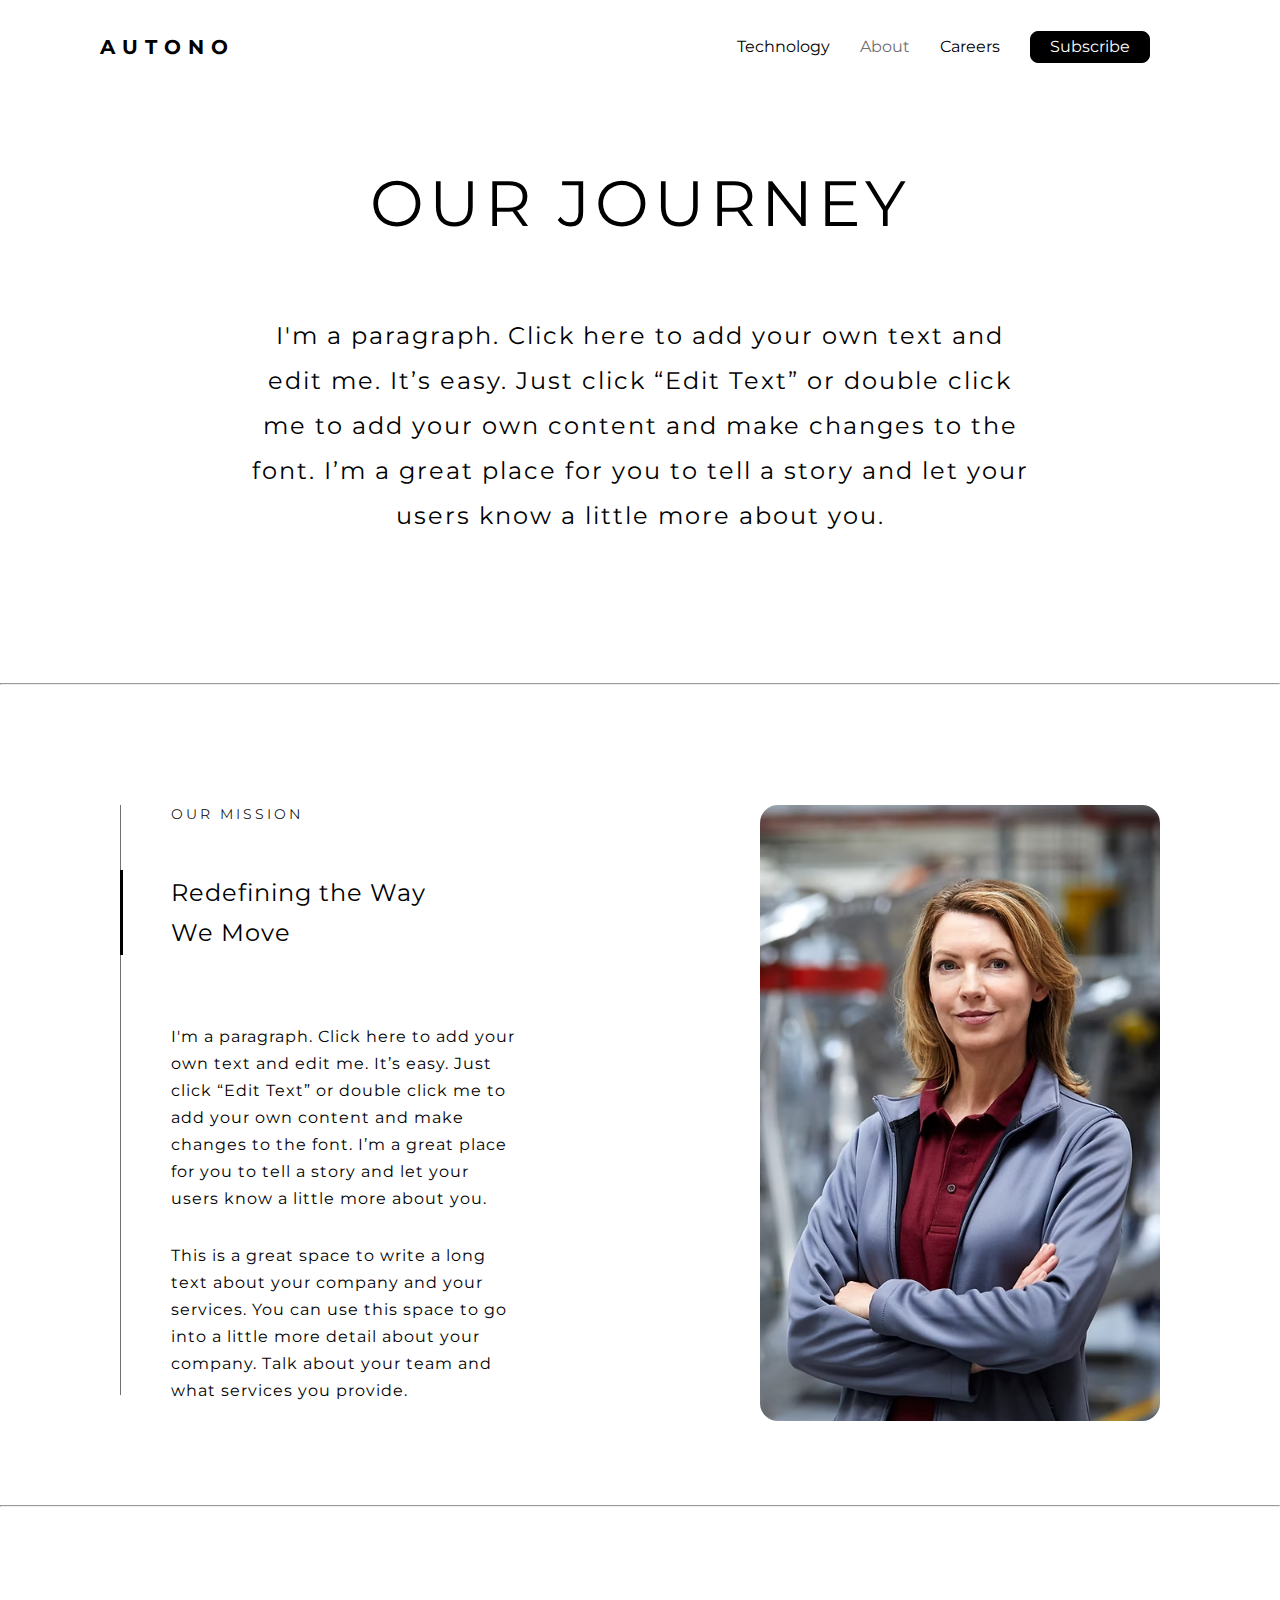
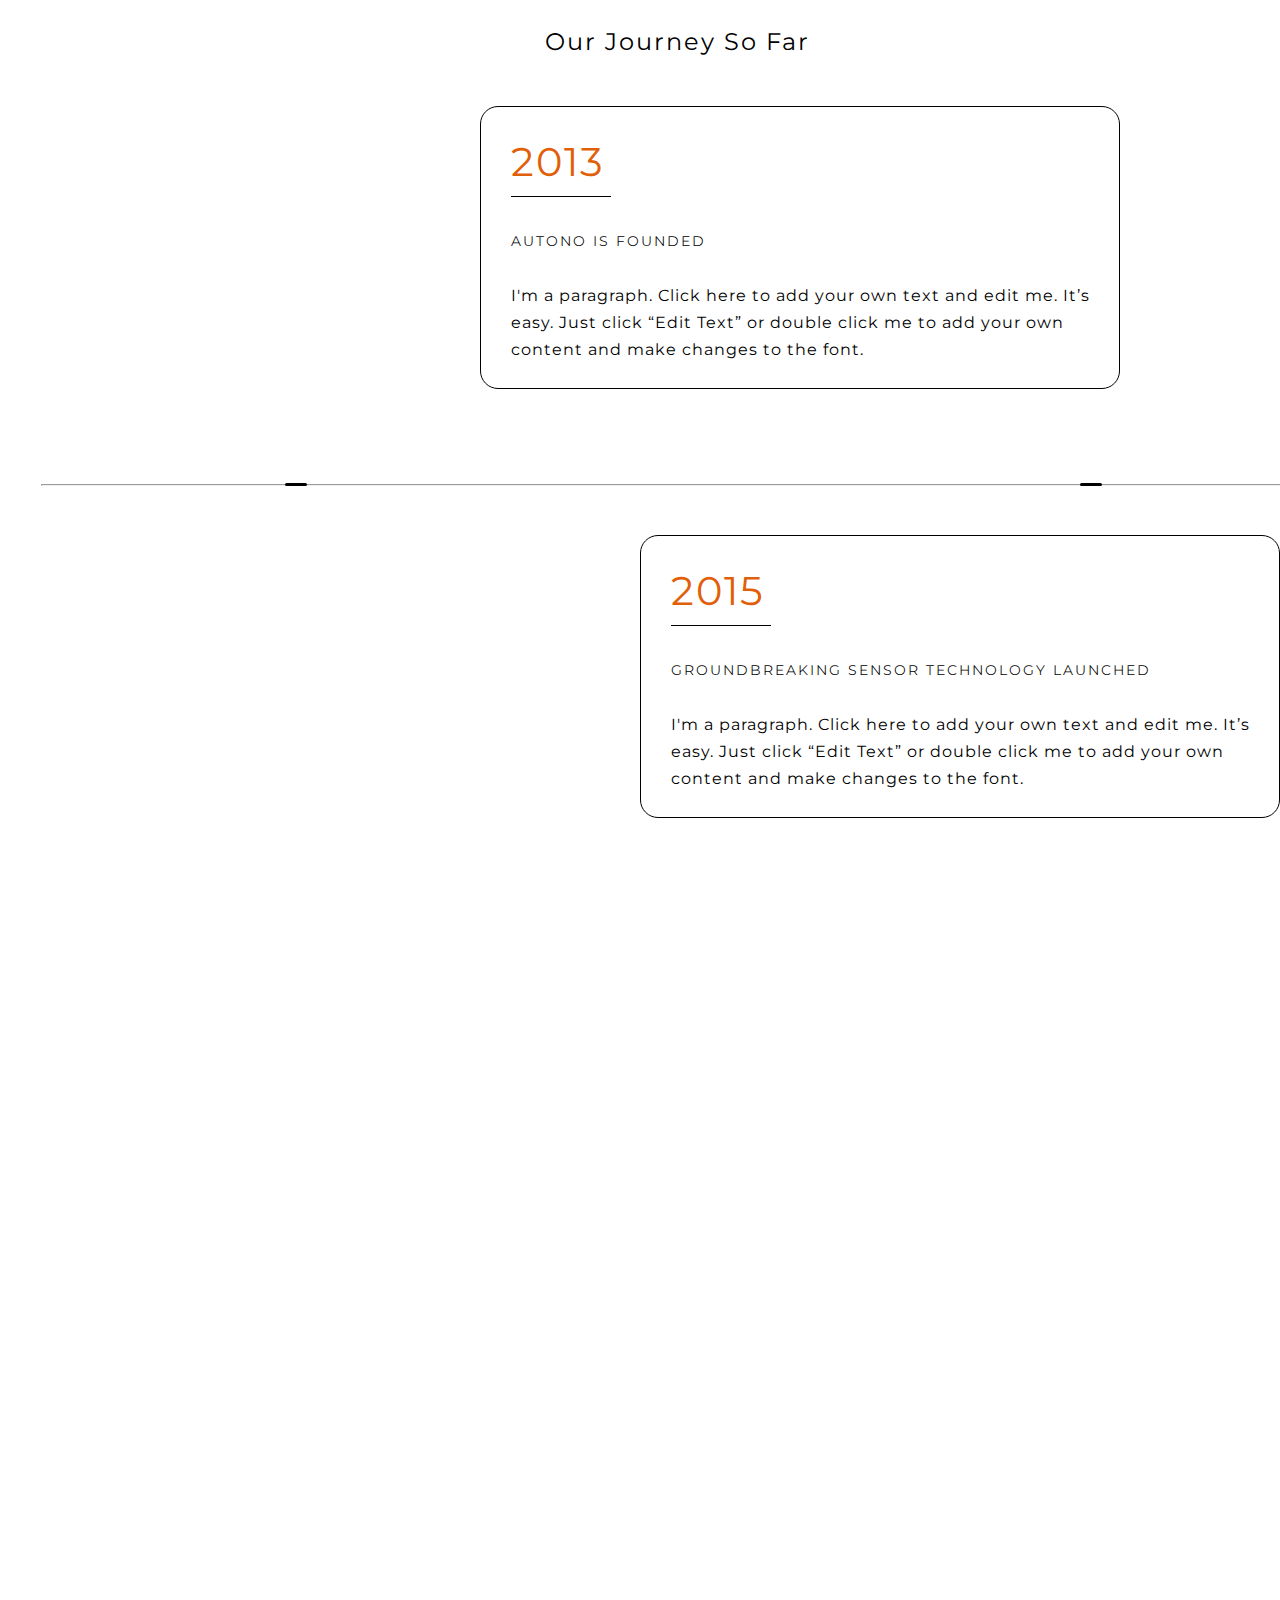
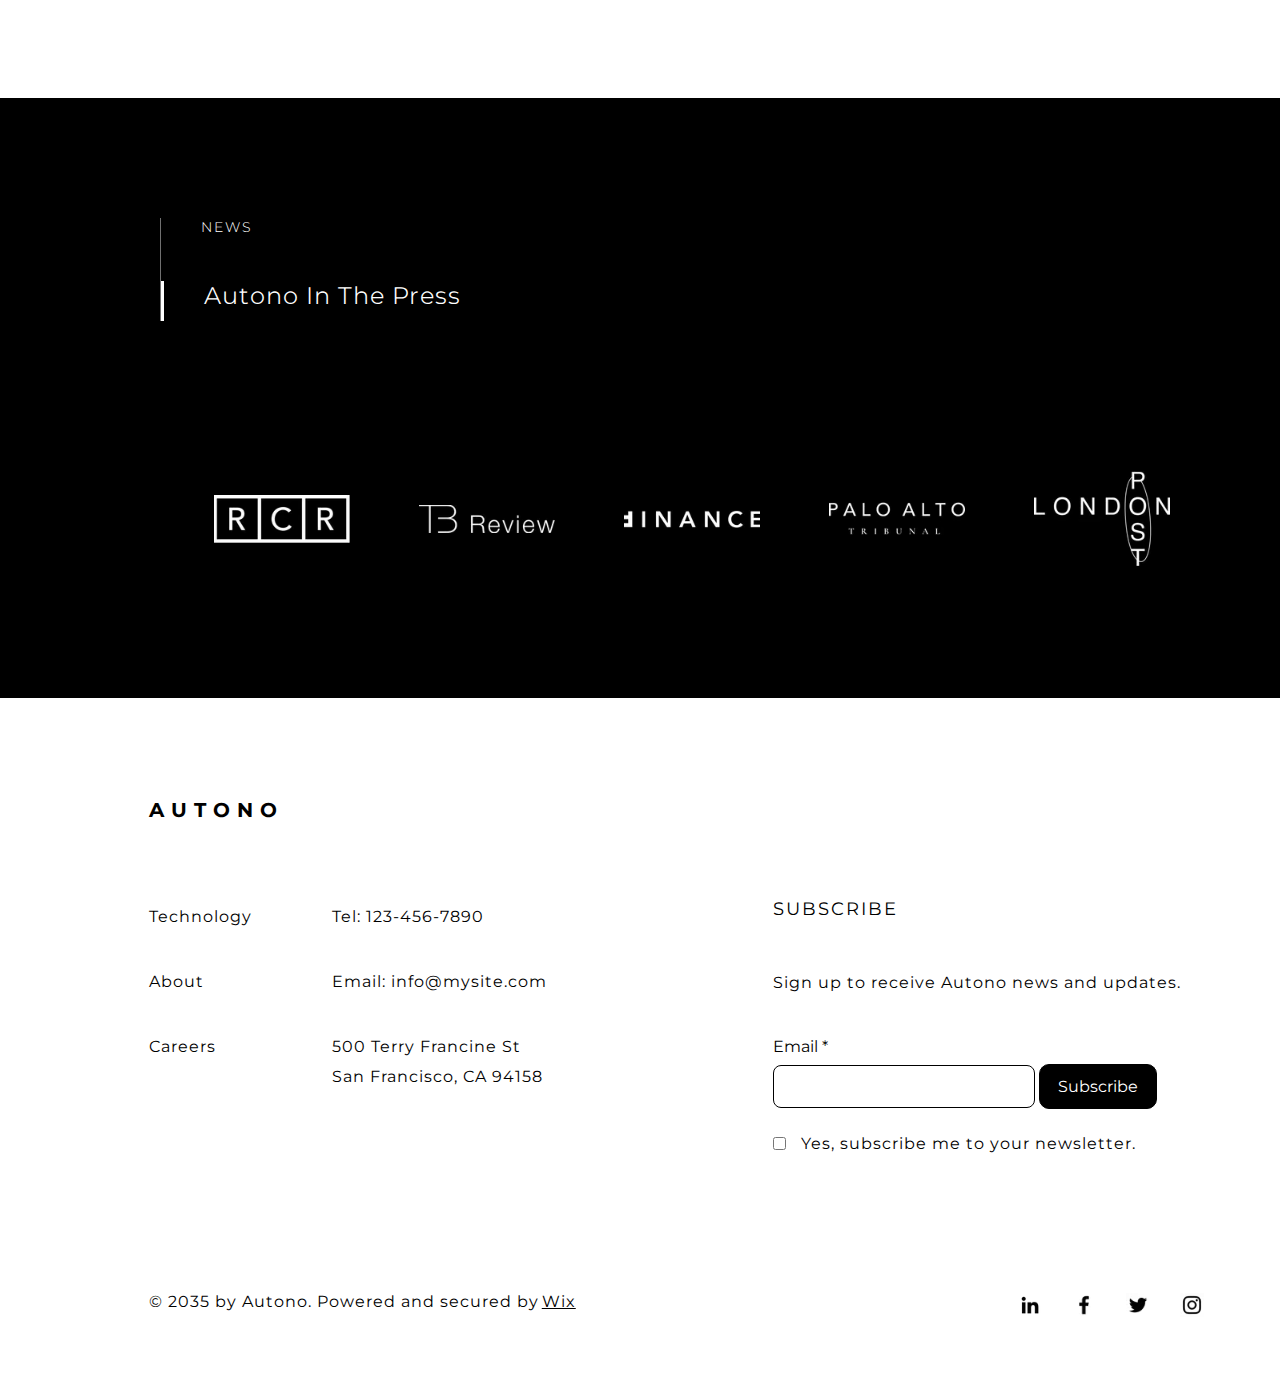
<file: About/about.html>
<!DOCTYPE html>
<html lang="en">
<head>
    <meta charset="UTF-8">
    <meta name="viewport" content="width=device-width, initial-scale=1.0">
    <link rel="icon" href="../indexImages/websiteIcon.png">
    <title>AUTONO</title>
    <link rel="stylesheet" href="https://cdnjs.cloudflare.com/ajax/libs/font-awesome/6.7.2/css/all.min.css" integrity="sha512-Evv84Mr4kqVGRNSgIGL/F/aIDqQb7xQ2vcrdIwxfjThSH8CSR7PBEakCr51Ck+w+/U6swU2Im1vVX0SVk9ABhg==" crossorigin="anonymous" referrerpolicy="no-referrer" />
    <link rel="stylesheet" href="../sameStyles/sameStyles.css">
    <link rel="stylesheet" href="./about.css">
    <link href="https://fonts.googleapis.com/css2?family=Azeret+Mono:ital,wght@0,100..900;1,100..900&family=Montserrat:ital,wght@0,100..900;1,100..900&family=Oswald:wght@200..700&family=Titan+One&display=swap" rel="stylesheet">
</head>
<body>
    <!-- Navigation -->
    <header id="scroll-back">
        <nav class="main-nav">
                <a href="../index.html"><h1>AUTONO</h1></a>
            <div class="nav-content">
                <ul>
                    <li> <a href="../Technology/Technology.html">Technology</a> </li>
                    <li> <a class="current-page" href="./about.html">About</a> </li>
                    <li> <a href="../Careers/Careers.html">Careers</a> </li>
                </ul>

                <button>Subscribe</button> 

                <a href=""><i class="fa-solid fa-bars"></i></a>
            </div>    
        </nav>

        <nav class="responsive_nav">
            <input type="checkbox" class="nav_click" id="nav_click">
            <div class="responsivenav_content">
                <ul>
                    <li><a href="../Technology/Technology.html">Technology</a></li>
                    <li><a href="../About/about.html">About</a></li>
                    <li><a href="../Careers/Careers.html">Carrers</a></li>
                </ul>
            </div>
        </nav>
    </header>
    <!-- Navigation -->

    <!-- welcome section -->
    <section class="section-welcome">
        <h2>OUR JOURNEY</h2>
        <p>I'm a paragraph. Click here to add your own text and edit me. It’s easy. Just click “Edit Text” or double click me to add your own content and make changes to the font. I’m a great place for you to tell a story and let your users know a little more about you.</p>
    </section>
    <!-- welcome section -->
    <hr>
    <!-- Section 1 -->
    <section class="section1">
        <article class="section1-left">
            <h4>OUR MISSION</h4>
            <div class="vertical-line"></div>
            <p>Redefining the Way We Move</p>
            <span>I'm a paragraph. Click here to add your own text and edit me. It’s easy. Just click “Edit Text” or double click me to add your own content and make changes to the font. I’m a great place for you to tell a story and let your users know a little more about you.​</span>
            <span>This is a great space to write a long text about your company and your services. You can use this space to go into a little more detail about your company. Talk about your team and what services you provide. </span>
        </article>

        <img class="section1-right" src="./images/Section 2 image.avif" alt="Women Image">
    </section>
    <!-- Section 1 -->
    <hr class="remove-mobile">
    <!-- Section 2 -->
    <section class="section2">
        <h3>Our Journey So Far</h3>
        <article class="article-box">
            <h4>2013</h4>
            <span>AUTONO IS FOUNDED</span>
            <p>I'm a paragraph. Click here to add your own text and edit me. It’s easy. Just click “Edit Text” or double click me to add your own content and make changes to the font. </p>
        </article>
        
        <div class="horizontal-rule">
            <svg xmlns="http://www.w3.org/2000/svg" viewBox="0 0 320 512"><!--!Font Awesome Free 6.7.2 by @fontawesome - https://fontawesome.com License - https://fontawesome.com/license/free Copyright 2024 Fonticons, Inc.--><path d="M9.4 233.4c-12.5 12.5-12.5 32.8 0 45.3l192 192c12.5 12.5 32.8 12.5 45.3 0s12.5-32.8 0-45.3L77.3 256 246.6 86.6c12.5-12.5 12.5-32.8 0-45.3s-32.8-12.5-45.3 0l-192 192z"/></svg>
            <div id="rule1" class="smallh-rule"></div>
            <hr>
            <div id="rule2" class="smallh-rule"></div>
            <svg xmlns="http://www.w3.org/2000/svg" viewBox="0 0 320 512"><!--!Font Awesome Free 6.7.2 by @fontawesome - https://fontawesome.com License - https://fontawesome.com/license/free Copyright 2024 Fonticons, Inc.--><path d="M310.6 233.4c12.5 12.5 12.5 32.8 0 45.3l-192 192c-12.5 12.5-32.8 12.5-45.3 0s-12.5-32.8 0-45.3L242.7 256 73.4 86.6c-12.5-12.5-12.5-32.8 0-45.3s32.8-12.5 45.3 0l192 192z"/></svg>
        </div>

        <article id="article-box2" class="article-box">
            <h4>2015</h4>
            <span>GROUNDBREAKING SENSOR TECHNOLOGY LAUNCHED</span>
            <p>I'm a paragraph. Click here to add your own text and edit me. It’s easy. Just click “Edit Text” or double click me to add your own content and make changes to the font. </p>
        </article>
    </section>
    <!-- Section 2 -->

    <div class="background-image"></div>   <!-- Background-Fixed-Image -->

    <!-- Section 3  -->
    <section class="section3">
        <article> 
            <h4>NEWS</h4>
            <span>Autono In The Press</span>
        </article>
        <div class="section3-logos">
            <img src="./images/1stlogo.avif" alt="Logo1" width="136px">
            <img src="./images/2ndlogo.avif" alt="Logo2" width="136px">
            <img src="./images/3rdlogo.avif" alt="Logo3" width="136px">
            <img src="./images/4thlogo.avif" alt="Logo4" width="136px">
            <img src="./images/5thlogo.avif" alt="Logo5" width="136px">
        </div>
   </section>
   <!-- Section 3 -->
    <!-- Footer -->
    <footer>
        <div class="footer-left">
            <a href="../index.html"><h3>AUTONO</h3></a>
            <div class="footer-content">
                <div class="footer-links">
                    <a href="../Technology/Technology.html"><p>Technology</p></a>
        
                    <a href="#scroll-back"><p>About</p></a>

                    <a href="../Careers/Careers.html"><p>Careers</p></a>

                </div>

                <div class="footer-contact">
                    <span>Tel: 123-456-7890</span>
                    <span>Email: info@mysite.com</span>
                    <span>500 Terry Francine St San Francisco, CA 94158</span>
                </div>
            </div>
            <p class="copy-rights"> © 2035 by Autono. Powered and secured by<a target="_blank" href="https://www.wix.com/?utm_campaign=vir_created_with">Wix</a></p>
        </div>


        <div class="footer-right">
            <span>SUBSCRIBE</span>
            <p>Sign up to receive Autono news and updates.</p>
            <form action="Subscribe">
                <label class="label-email" for="Email">Email *</label>
                <br>
                <input type="email" name="Email" id="Email" required>
                <button type="submit">Subscribe</button>
                <br>
                <div class="check-box">
                    <input type="checkbox" name="Yes" id="YesChekbox" required>
                    <p><label for="YesChekbox" class="chekbox-label"> Yes, subscribe me to your newsletter.</label></p>
                </div>
                <div class="social">
                    <a href="https://www.linkedin.com/company/wix-com" target="_blank">
                        <img width="24px" height="24px" src="../indexImages/svg1.png" alt="LinkedIn">
                    </a>
                    <a href="https://www.facebook.com/wix" target="_blank">
                        <img width="24px" height="24px" src="../indexImages/svg2.avif" alt="Facebook">
                    </a>
                    <a href="https://twitter.com/x/migrate?tok=7b2265223a222f776978222c2274223a313733343132313236337d1f54d8211579226ee2d7d5758e8d041d" target="_blank">
                        <img width="24px" height="24px" src="../indexImages/svg3.avif" alt="X">
                    </a>
                    <a href="https://www.instagram.com/wix/" target="_blank">
                        <img width="24px" height="24px" src="../indexImages/svg4.avif" alt="Instagram">
                    </a>
                </div>
            </form>
        </div>
    </footer>
    <!-- Footer -->
</body>
</html>
</file>
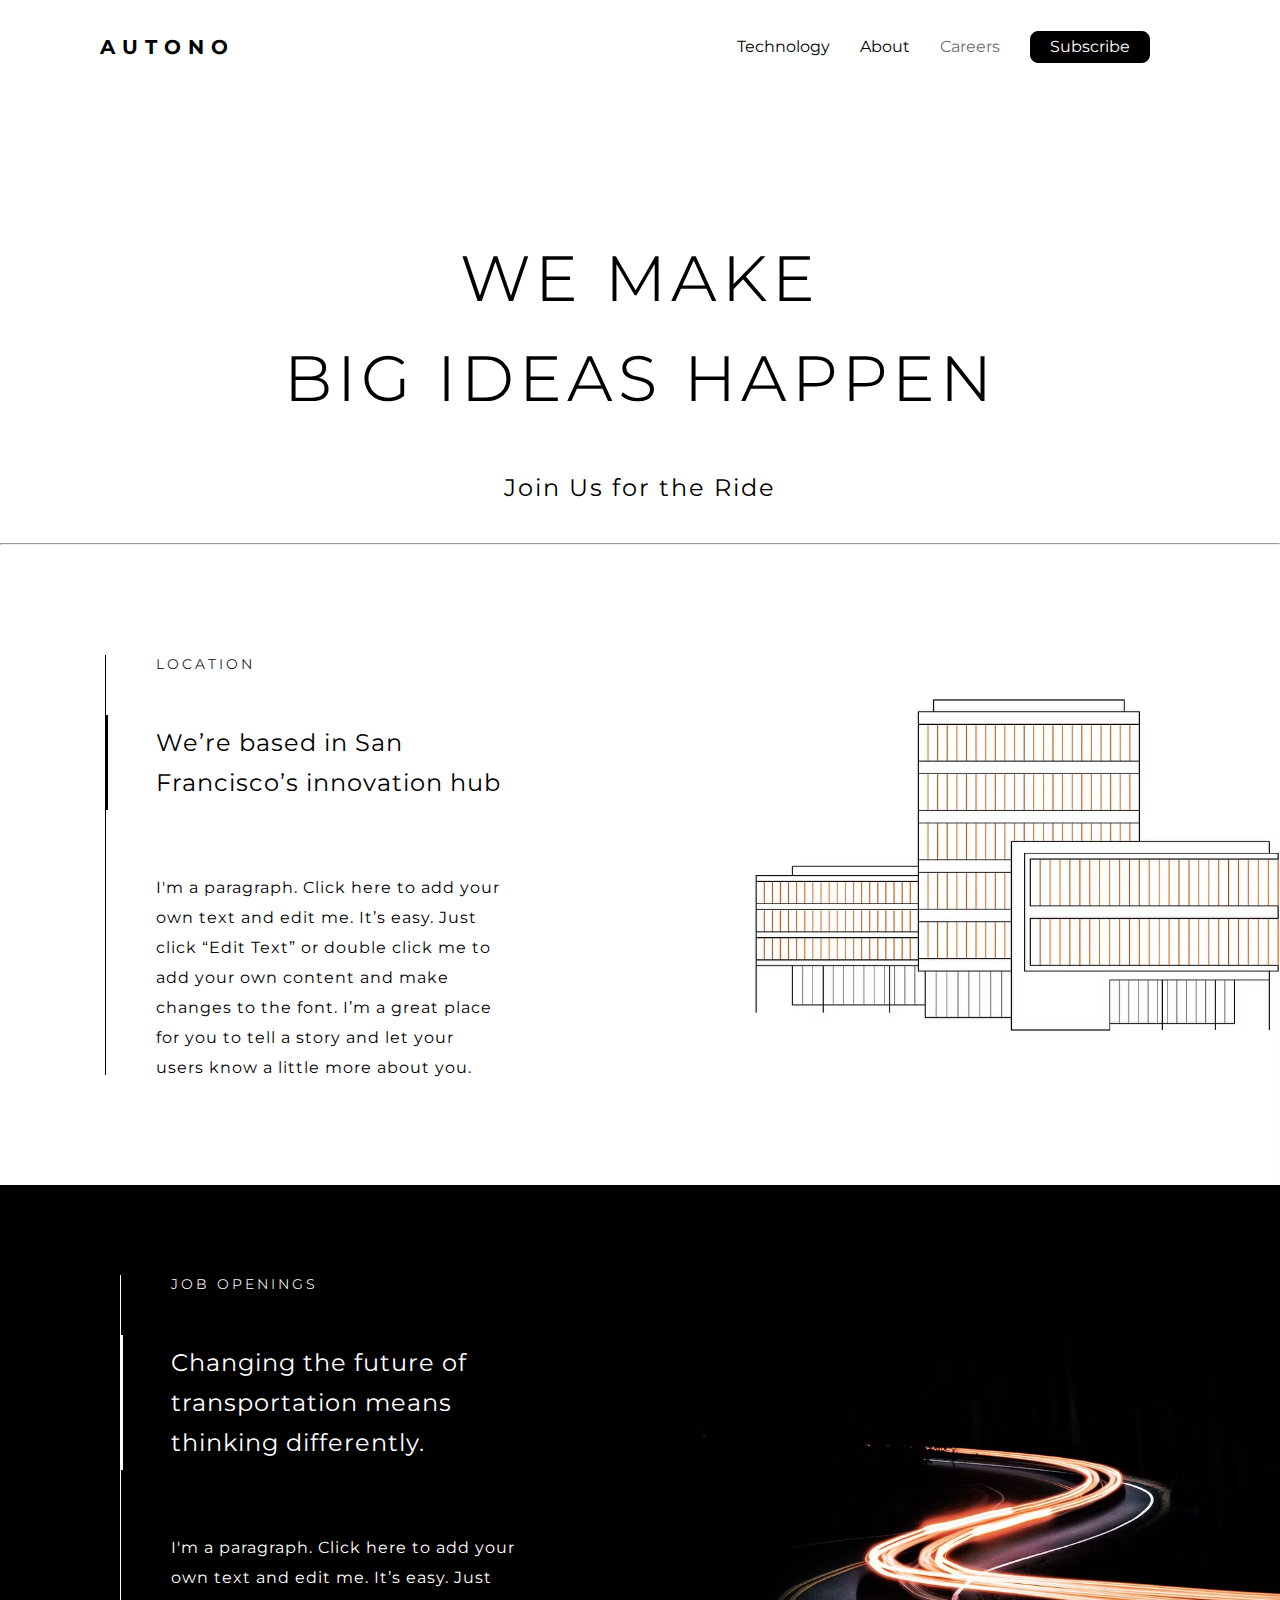
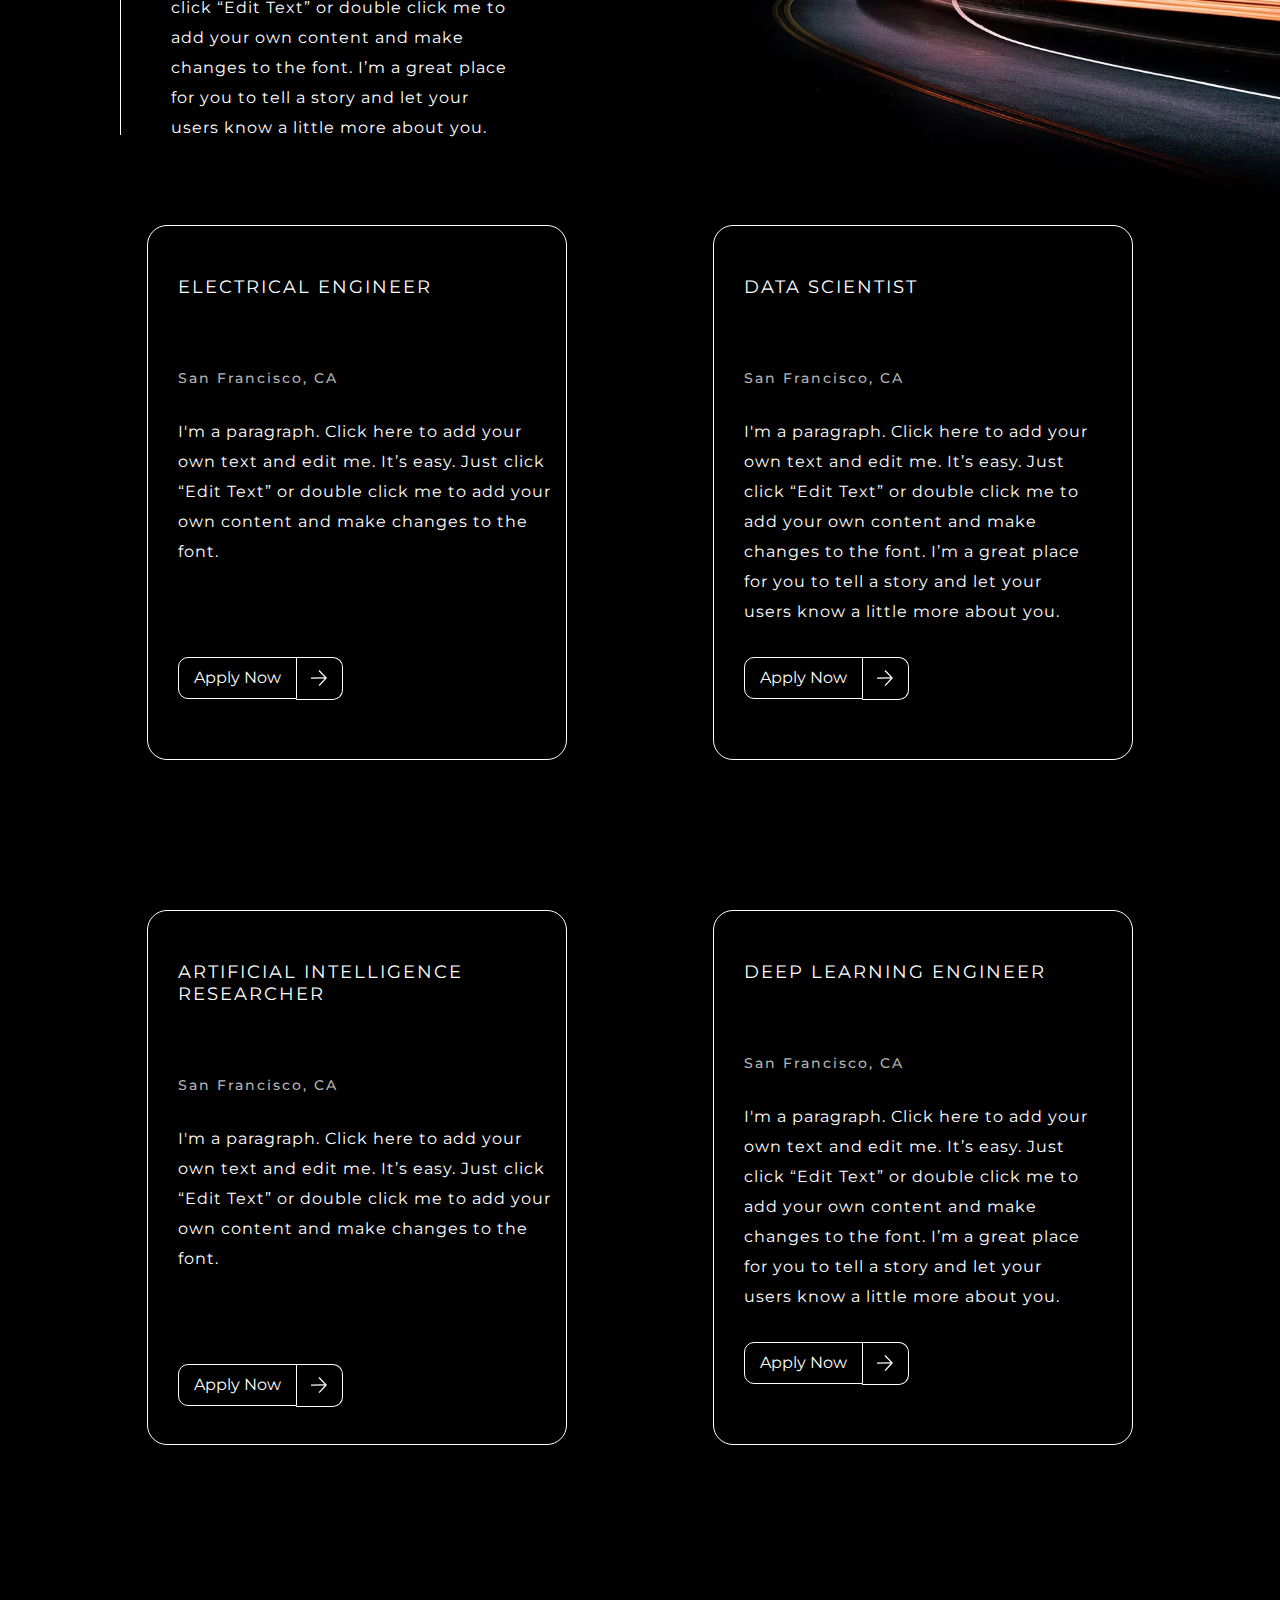
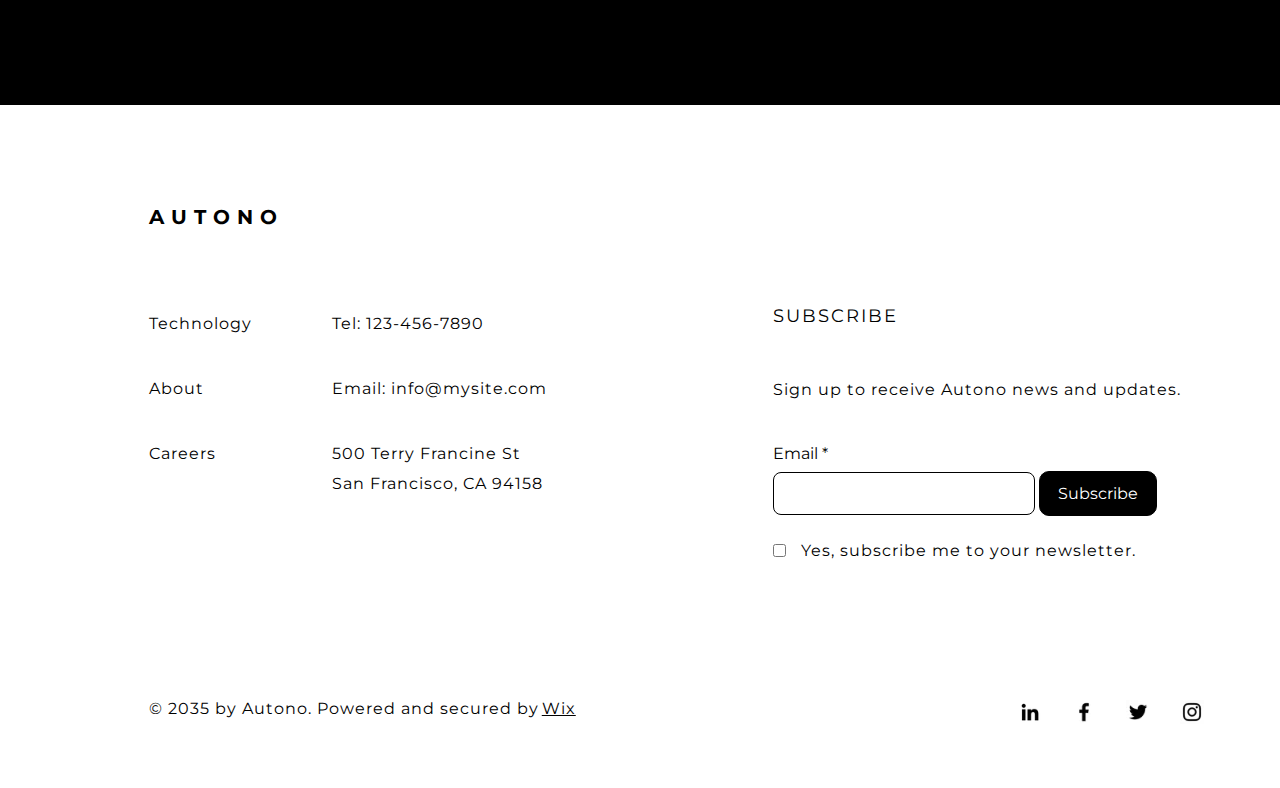
<file: Careers/Careers.html>
<!DOCTYPE html>
<html lang="en">
<head>
    <meta charset="UTF-8">
    <meta name="viewport" content="width=device-width, initial-scale=1.0">
    <link rel="icon" href="../indexImages/websiteIcon.png">
    <title>AUTONO</title>
    <link rel="stylesheet" href="https://cdnjs.cloudflare.com/ajax/libs/font-awesome/6.7.2/css/all.min.css" integrity="sha512-Evv84Mr4kqVGRNSgIGL/F/aIDqQb7xQ2vcrdIwxfjThSH8CSR7PBEakCr51Ck+w+/U6swU2Im1vVX0SVk9ABhg==" crossorigin="anonymous" referrerpolicy="no-referrer" />
    <link rel="stylesheet" href="../sameStyles/sameStyles.css">
    <link rel="stylesheet" href="./Careers.css">
    <link href="https://fonts.googleapis.com/css2?family=Azeret+Mono:ital,wght@0,100..900;1,100..900&family=Montserrat:ital,wght@0,100..900;1,100..900&family=Oswald:wght@200..700&family=Titan+One&display=swap" rel="stylesheet">
</head>
<body>
    <!-- Navigation -->
    <header id="scroll-back">
        <nav class="main-nav">
                <a href="../index.html"><h1>AUTONO</h1></a>
            <div class="nav-content">
                <ul>
                    <li> <a href="../Technology/Technology.html">Technology</a> </li>
                    <li> <a href="../About/about.html">About</a> </li>
                    <li> <a class="current-page" href="../Careers/Careers.html">Careers</a> </li>
                </ul>

                <button>Subscribe</button> 

                <a href=""><i class="fa-solid fa-bars"></i></a>
            </div>    
        </nav>

        <nav class="responsive_nav">
            <input type="checkbox" class="nav_click" id="nav_click">
            <div class="responsivenav_content">
                <ul>
                    <li><a href="../Technology/Technology.html">Technology</a></li>
                    <li><a href="../About/about.html">About</a></li>
                    <li><a href="../Careers/Careers.html">Carrers</a></li>
                </ul>
            </div>
        </nav>
    </header>
    <!-- Navigation -->

    <!-- Section Welcome -->
    <section class="section-welcome">
        <h2>WE MAKE 
            <br>
            BIG IDEAS HAPPEN 
        </h2>
        <p>Join Us for the Ride</p>
    </section>
    <!-- Section Welcome -->
    <hr>
    <!-- Section 1  -->
    <section class="section1">
        <div class="article-area">
            <article class="section1-article">
                <h4>LOCATION</h4>
                <p>We’re based in San Francisco’s innovation hub</p>
                <div class="black-line"></div>
                <span>I'm a paragraph. Click here to add your own text and edit me. It’s easy. Just click “Edit Text” or double click me to add your own content and make changes to the font. I’m a great place for you to tell a story and let your users know a little more about you.</span>
            </article>
        </div>
            <img class="section1-image" src="./images/section1image.avif" alt="Building image" height="760px" width="760px">
    </section>
    <!-- Section 1  -->

    <!-- Section 2  -->
    <section class="section2">
        <div class="article-area">
            <article class="section2-article">
                <h4>JOB OPENINGS</h4>
                <p>Changing the future of transportation means thinking differently.</p>
                <div class="white-line"></div>
                <span>I'm a paragraph. Click here to add your own text and edit me. It’s easy. Just click “Edit Text” or double click me to add your own content and make changes to the font. I’m a great place for you to tell a story and let your users know a little more about you.</span>
            </article>
        </div>
        <img class="section2-image" src="./images/Section2image.avif" alt="neon-road">
    </section>
    <!-- Section 2  -->
     
    <!-- Section 3  -->
    <section class="section3">
        <div class="section3-top">
            <article class="article-border">
                <h4>ELECTRICAL ENGINEER</h4>
                <span>San Francisco, CA</span>
                <p class="left-p">I'm a paragraph. Click here to add your own text and edit me. It’s easy. Just click “Edit Text” or double click me to add your own content and make changes to the font.</p>
                <div class="white-button button-left">
                    <a href="../INpages/EEnginer.html">
                        <button class="">Apply Now</button>
                    </a>
                    <div class="white-button-svg"><svg preserveAspectRatio="xMidYMid meet" data-bbox="19.117 18.918 161.766 162.164" viewBox="19.117 18.918 161.766 162.164" height="16px" width="16px" xmlns="http://www.w3.org/2000/svg" data-type="shape" role="presentation" aria-hidden="true">
                        <g>
                            <path d="M104.133 18.918l-9.431 8.947 61.913 65.269-137.498.938.089 13 138.096-.942-61.338 66.11 9.529 8.842 75.39-81.254-76.75-80.91z"></path>
                        </g>
                    </svg></div>
            </article>

            <article class="article-border">
                <h4>DATA SCIENTIST</h4>
                <span>San Francisco, CA</span>
                <p class="right-p">I'm a paragraph. Click here to add your own text and edit me. It’s easy. Just click “Edit Text” or double click me to add your own content and make changes to the font. I’m a great place for you to tell a story and let your users know a little more about you.</p>
                
                <div class="white-button button-right">
                    <a href="../INpages/Scientist.html">
                        <button class="">Apply Now</button>
                    </a>
                    <div class="white-button-svg">
                        <svg preserveAspectRatio="xMidYMid meet" data-bbox="19.117 18.918 161.766 162.164" viewBox="19.117 18.918 161.766 162.164" height="16px" width="16px" xmlns="http://www.w3.org/2000/svg" data-type="shape" role="presentation" aria-hidden="true">
                            <g>
                                <path d="M104.133 18.918l-9.431 8.947 61.913 65.269-137.498.938.089 13 138.096-.942-61.338 66.11 9.529 8.842 75.39-81.254-76.75-80.91z"></path>
                            </g>
                        </svg>
                </div>
            </article>
        </div>
    
    <div class="section3-bottom">
        <article class="article-border">
            <h4>ARTIFICIAL INTELLIGENCE RESEARCHER</h4>
            <span>San Francisco, CA</span>
            <p class="left-p">I'm a paragraph. Click here to add your own text and edit me. It’s easy. Just click “Edit Text” or double click me to add your own content and make changes to the font.</p>
            <div class="white-button button-left">
                <a href="../INpages/Researcher.html">
                    <button class="">Apply Now</button>
                </a>
                <div class="white-button-svg"><svg preserveAspectRatio="xMidYMid meet" data-bbox="19.117 18.918 161.766 162.164" viewBox="19.117 18.918 161.766 162.164" height="16px" width="16px" xmlns="http://www.w3.org/2000/svg" data-type="shape" role="presentation" aria-hidden="true">
                    <g>
                        <path d="M104.133 18.918l-9.431 8.947 61.913 65.269-137.498.938.089 13 138.096-.942-61.338 66.11 9.529 8.842 75.39-81.254-76.75-80.91z"></path>
                    </g>
                </svg></div>
        </article>

        <article class="article-border">
            <h4>DEEP LEARNING ENGINEER</h4>
            <span>San Francisco, CA</span>
            <p class="right-p">I'm a paragraph. Click here to add your own text and edit me. It’s easy. Just click “Edit Text” or double click me to add your own content and make changes to the font. I’m a great place for you to tell a story and let your users know a little more about you.</p>
            <div class="white-button button-right">
                <a href="../INpages/DLearning.html">
                    <button class="">Apply Now</button>
                </a>
                <div class="white-button-svg"><svg preserveAspectRatio="xMidYMid meet" data-bbox="19.117 18.918 161.766 162.164" viewBox="19.117 18.918 161.766 162.164" height="16px" width="16px" xmlns="http://www.w3.org/2000/svg" data-type="shape" role="presentation" aria-hidden="true">
                    <g>
                        <path d="M104.133 18.918l-9.431 8.947 61.913 65.269-137.498.938.089 13 138.096-.942-61.338 66.11 9.529 8.842 75.39-81.254-76.75-80.91z"></path>
                    </g>
                </svg></div>
        </article>
    </div>
    </section>
    <!-- Section 3  -->

    <!-- Footer -->
    <footer>
        <div class="footer-left">
            <a href="../index.html"><h3>AUTONO</h3></a>
            <div class="footer-content">
                <div class="footer-links">
                    <a href="../Technology/Technology.html"><p>Technology</p></a>
        
                    <a href="../About/about.html"><p>About</p></a>

                    <a href="#scroll-back"><p>Careers</p></a>
                </div>

                <div class="footer-contact">
                    <span>Tel: 123-456-7890</span>
                    <span>Email: info@mysite.com</span>
                    <span>500 Terry Francine St San Francisco, CA 94158</span>
                </div>
            </div>
            <p class="copy-rights"> © 2035 by Autono. Powered and secured by<a target="_blank" href="https://www.wix.com/?utm_campaign=vir_created_with">Wix</a></p>
        </div>


        <div class="footer-right">
            <span>SUBSCRIBE</span>
            <p>Sign up to receive Autono news and updates.</p>
            <form action="Subscribe">
                <label class="label-email" for="Email">Email *</label>
                <br>
                <input type="email" name="Email" id="Email" required>
                <button type="submit">Subscribe</button>
                <br>
                <div class="check-box">
                    <input type="checkbox" name="Yes" id="YesChekbox" required>
                    <p><label for="YesChekbox" class="chekbox-label"> Yes, subscribe me to your newsletter.</label></p>
                </div>
                <div class="social">
                    <a href="https://www.linkedin.com/company/wix-com" target="_blank">
                        <img width="24px" height="24px" src="../indexImages/svg1.png" alt="LinkedIn">
                    </a>
                    <a href="https://www.facebook.com/wix" target="_blank">
                        <img width="24px" height="24px" src="../indexImages/svg2.avif" alt="Facebook">
                    </a>
                    <a href="https://twitter.com/x/migrate?tok=7b2265223a222f776978222c2274223a313733343132313236337d1f54d8211579226ee2d7d5758e8d041d" target="_blank">
                        <img width="24px" height="24px" src="../indexImages/svg3.avif" alt="X">
                    </a>
                    <a href="https://www.instagram.com/wix/" target="_blank">
                        <img width="24px" height="24px" src="../indexImages/svg4.avif" alt="Instagram">
                    </a>
                </div>
            </form>
        </div>
    </footer>
    <!-- Footer -->
</body>
</html>
</file>
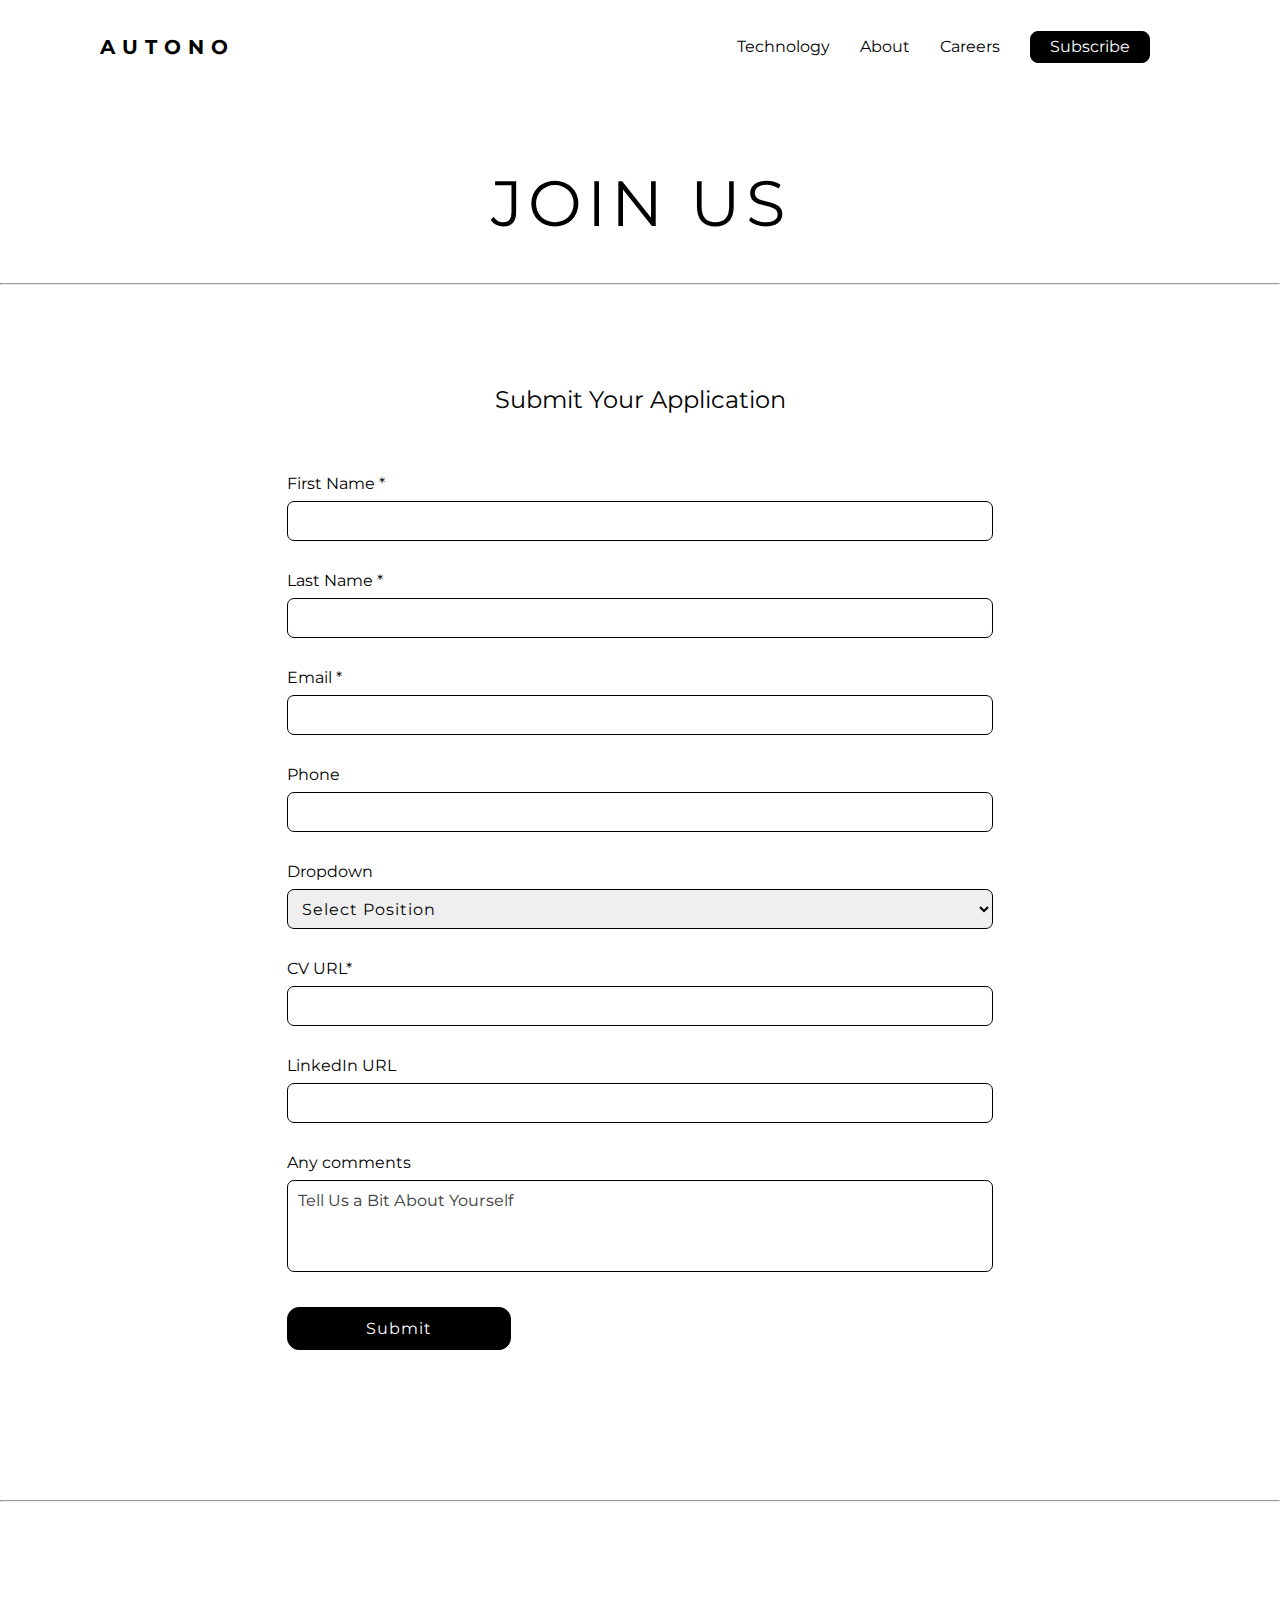
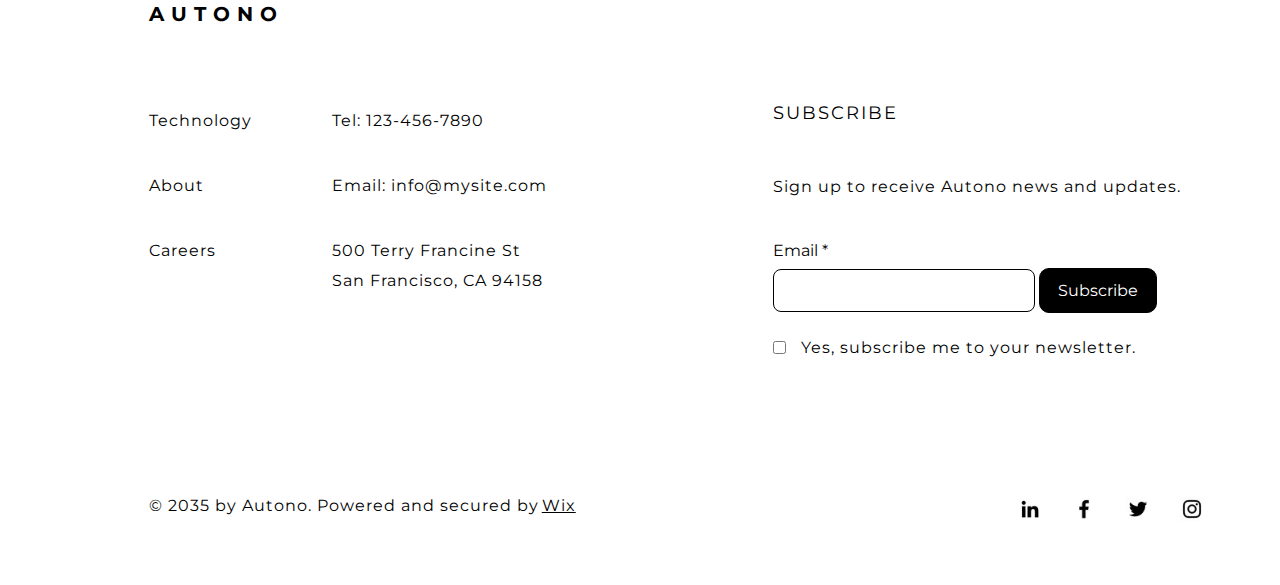
<file: Form/Form.html>
<!DOCTYPE html>
<html lang="en">
<head>
    <meta charset="UTF-8">
    <meta name="viewport" content="width=device-width, initial-scale=1.0">
    <link rel="icon" href="../indexImages/websiteIcon.png">
    <title>AUTONO</title>
    <link rel="stylesheet" href="https://cdnjs.cloudflare.com/ajax/libs/font-awesome/6.7.2/css/all.min.css" integrity="sha512-Evv84Mr4kqVGRNSgIGL/F/aIDqQb7xQ2vcrdIwxfjThSH8CSR7PBEakCr51Ck+w+/U6swU2Im1vVX0SVk9ABhg==" crossorigin="anonymous" referrerpolicy="no-referrer" />
    <link rel="stylesheet" href="../sameStyles/sameStyles.css">
    <link rel="stylesheet" href="./Form.css">
    <link href="https://fonts.googleapis.com/css2?family=Azeret+Mono:ital,wght@0,100..900;1,100..900&family=Montserrat:ital,wght@0,100..900;1,100..900&family=Oswald:wght@200..700&family=Titan+One&display=swap" rel="stylesheet">
</head>
<body>
   <!-- Navigation -->
    <header>
        <nav class="main-nav">
                <a href="../index.html"><h1>AUTONO</h1></a>
            <div class="nav-content">
                <ul>
                    <li> <a href="../Technology/Technology.html">Technology</a> </li>
                    <li> <a href="../About/about.html">About</a> </li>
                    <li> <a href="../Careers/Careers.html">Careers</a> </li>
                </ul>

                <button>Subscribe</button> 

                <a href=""><i class="fa-solid fa-bars"></i></a>
            </div>    
        </nav>

        <nav class="responsive_nav">
            <input type="checkbox" class="nav_click" id="nav_click">
            <div class="responsivenav_content">
                <ul>
                    <li><a href="../Technology/Technology.html">Technology</a></li>
                    <li><a href="../About/about.html">About</a></li>
                    <li><a href="../Careers/Careers.html">Carrers</a></li>
                </ul>
            </div>
        </nav>
    </header>
    <!-- Navigation -->  

    <!-- Welcome Section -->
    <section class="section-welcome">
        <h2>JOIN US</h2>
    </section>
    <!-- Welcome Section -->
    <hr>
    <!-- Form -->
    <section class="section1">
        <h3>Submit Your Application</h3>
        <form action="">
            <label for="">First Name *</label>
            <input type="text" required>
            <label for="">Last Name *</label>
            <input type="text" required>
            <label for="">Email *</label>
            <input type="email" required>
            <label for="">Phone</label>
            <input type="tel" required>
            <label for="options">Dropdown</label>
            <select id="options" name="options" required>
                <option value="" disabled selected>Select Position</option>
                <option value="option1">Electrical Enginer</option>
                <option value="option2">Data Scientist</option>
                <option value="option3">Artificial Intelligence Researcher</option>
                <option value="option4">Deep Learining Enginer</option>
                <option value="option5">Other: Submit Your CV</option>
            </select>
            <label for="">CV URL*</label>
            <input type="url" required>
            <label for="">LinkedIn URL</label>
            <input type="url" required>
            <label for="">Any comments</label>
            <textarea required placeholder="Tell Us a Bit About Yourself" name="" id=""></textarea>
            <button type="submit">Submit</button>
        </form>
    </section>
    <!-- Form -->
    <hr>
    <!-- Footer -->
    <footer>
        <div class="footer-left">
            <a href="../index.html"><h3>AUTONO</h3></a>
            <div class="footer-content">
                <div class="footer-links">
                    <a href="../Technology/Technology.html"><p>Technology</p></a>
        
                    <a href="../About/about.html"><p>About</p></a>

                    <a href="../About/about.html"><p>Careers</p></a>
                </div>

                <div class="footer-contact">
                    <span>Tel: 123-456-7890</span>
                    <span>Email: info@mysite.com</span>
                    <span>500 Terry Francine St San Francisco, CA 94158</span>
                </div>
            </div>
            <p class="copy-rights"> © 2035 by Autono. Powered and secured by<a target="_blank" href="https://www.wix.com/?utm_campaign=vir_created_with">Wix</a></p>
        </div>


        <div class="footer-right">
            <span>SUBSCRIBE</span>
            <p>Sign up to receive Autono news and updates.</p>
            <form action="Subscribe">
                <label class="label-email" for="Email">Email *</label>
                <br>
                <input type="email" name="Email" id="Email" required>
                <button type="submit">Subscribe</button>
                <br>
                <div class="check-box">
                    <input type="checkbox" name="Yes" id="YesChekbox" required>
                    <p><label for="YesChekbox" class="chekbox-label"> Yes, subscribe me to your newsletter.</label></p>
                </div>
                <div class="social">
                    <a href="https://www.linkedin.com/company/wix-com" target="_blank">
                        <img width="24px" height="24px" src="../indexImages/svg1.png" alt="LinkedIn">
                    </a>
                    <a href="https://www.facebook.com/wix" target="_blank">
                        <img width="24px" height="24px" src="../indexImages/svg2.avif" alt="Facebook">
                    </a>
                    <a href="https://twitter.com/x/migrate?tok=7b2265223a222f776978222c2274223a313733343132313236337d1f54d8211579226ee2d7d5758e8d041d" target="_blank">
                        <img width="24px" height="24px" src="../indexImages/svg3.avif" alt="X">
                    </a>
                    <a href="https://www.instagram.com/wix/" target="_blank">
                        <img width="24px" height="24px" src="../indexImages/svg4.avif" alt="Instagram">
                    </a>
                </div>
            </form>
        </div>
    </footer>
</body>
</html>
</file>
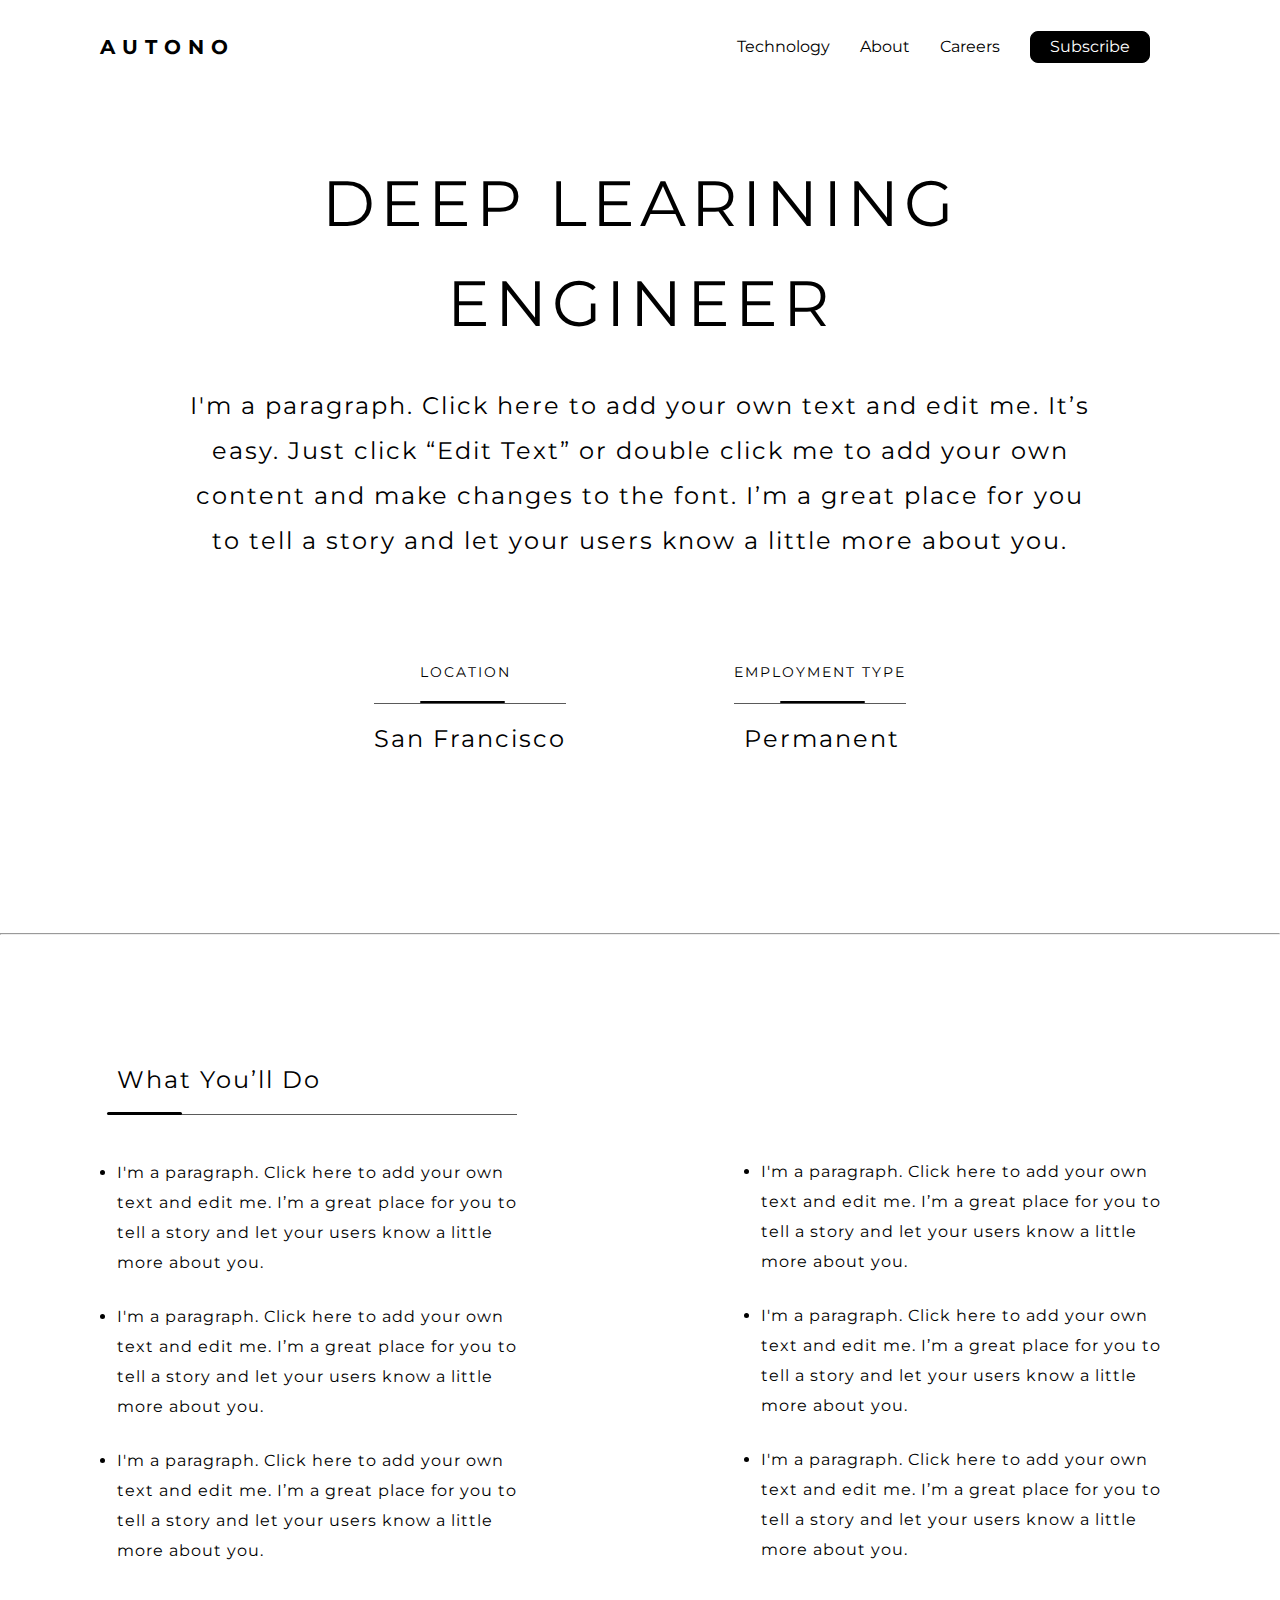
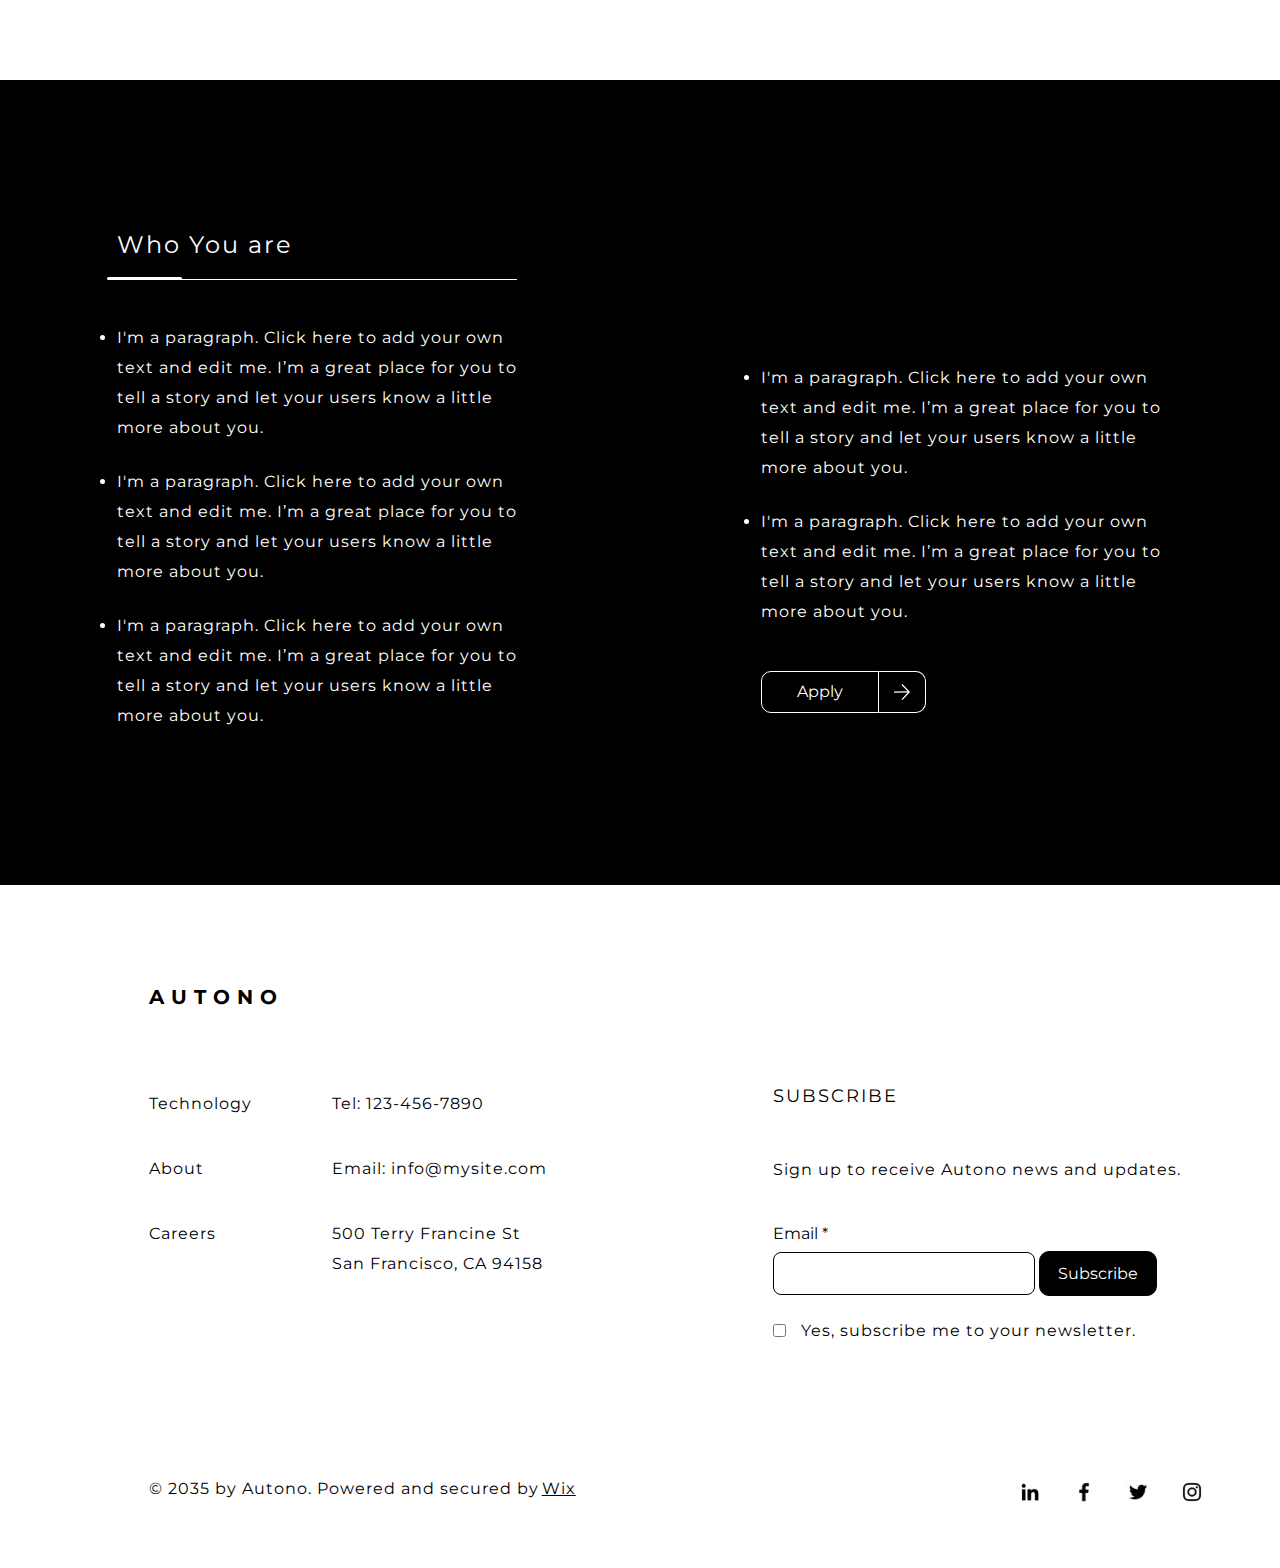
<file: INpages/DLearning.html>
<!DOCTYPE html>
<html lang="en">
<head>
    <meta charset="UTF-8">
    <meta name="viewport" content="width=device-width, initial-scale=1.0">
    <link rel="icon" href="../indexImages/websiteIcon.png">
    <title>AUTONO</title>
    <link rel="stylesheet" href="https://cdnjs.cloudflare.com/ajax/libs/font-awesome/6.7.2/css/all.min.css" integrity="sha512-Evv84Mr4kqVGRNSgIGL/F/aIDqQb7xQ2vcrdIwxfjThSH8CSR7PBEakCr51Ck+w+/U6swU2Im1vVX0SVk9ABhg==" crossorigin="anonymous" referrerpolicy="no-referrer" />
    <link rel="stylesheet" href="../sameStyles/sameStyles.css">
    <link rel="stylesheet" href="./primaryPages.css">
    <link href="https://fonts.googleapis.com/css2?family=Azeret+Mono:ital,wght@0,100..900;1,100..900&family=Montserrat:ital,wght@0,100..900;1,100..900&family=Oswald:wght@200..700&family=Titan+One&display=swap" rel="stylesheet">
</head>
<body>
    <!-- Navigation -->
    <header>
        <nav class="main-nav">
                <a href="../index.html"><h1>AUTONO</h1></a>
            <div class="nav-content">
                <ul>
                    <li> <a href="../Technology/Technology.html">Technology</a> </li>
                    <li> <a href="../About/about.html">About</a> </li>
                    <li> <a href="../Careers/Careers.html">Careers</a> </li>
                </ul>

                <button>Subscribe</button> 

                <a href=""><i class="fa-solid fa-bars"></i></a>
            </div>    
        </nav>

        <nav class="responsive_nav">
            <input type="checkbox" class="nav_click" id="nav_click">
            <div class="responsivenav_content">
                <ul>
                    <li><a href="../Technology/Technology.html">Technology</a></li>
                    <li><a href="../About/about.html">About</a></li>
                    <li><a href="../Careers/Careers.html">Carrers</a></li>
                </ul>
            </div>
        </nav>
    </header>
    <!-- Navigation -->
    <!-- Welcome Section -->
    <section class="section-welcome">
        <h2>DEEP LEARINING<br>ENGINEER</h2>  
        <p class="welcome-p">I'm a paragraph. Click here to add your own text and edit me. It’s easy. Just click “Edit Text” or double click me to add your own content and make changes to the font. I’m a great place for you to tell a story and let your users know a little more about you.</p>

        <div class="section-information">
            <div class="information-div">
                <span id="span-position">LOCATION</span>
                <div class="bold-line"></div>
                <p>San Francisco</p>
            </div>

            <div class="information-div">
                <span>EMPLOYMENT TYPE</span>
                <div class="bold-line"></div>
                <p id="positon-para">Permanent</p>
            </div>
        </div>
    </section>
    <!-- Welcome Section -->
    <hr>
    <!-- Section 1  -->
    <section class="section1">
        <div class="section1-left">
            <h3>What You’ll Do</h3>
            <div class="bold-line position-line"></div>
            <ul>
                <li>I'm a paragraph. Click here to add your own text and edit me. I’m a great place for you to tell a story and let your users know a little more about you.</li>
                <li>I'm a paragraph. Click here to add your own text and edit me. I’m a great place for you to tell a story and let your users know a little more about you.</li>
                <li>I'm a paragraph. Click here to add your own text and edit me. I’m a great place for you to tell a story and let your users know a little more about you.</li>
            </ul>
        </div>
        
        <div class="section1-right">
            <ul>
                <li>I'm a paragraph. Click here to add your own text and edit me. I’m a great place for you to tell a story and let your users know a little more about you.</li>
                <li>I'm a paragraph. Click here to add your own text and edit me. I’m a great place for you to tell a story and let your users know a little more about you.</li>
                <li>I'm a paragraph. Click here to add your own text and edit me. I’m a great place for you to tell a story and let your users know a little more about you.</li>
            </ul>
        </div>
    </section>
    <!-- Section 1  -->

     <!-- Section 2  -->
     <section class="section2">
        <div class="section2-left">
            <h3>Who You are</h3>
            <div id="blacksection-line" id="position-line" class="bold-line"></div>
            <ul>
                <li>I'm a paragraph. Click here to add your own text and edit me. I’m a great place for you to tell a story and let your users know a little more about you.</li>
                <li>I'm a paragraph. Click here to add your own text and edit me. I’m a great place for you to tell a story and let your users know a little more about you.</li>
                <li>I'm a paragraph. Click here to add your own text and edit me. I’m a great place for you to tell a story and let your users know a little more about you.</li>
            </ul>
        </div>
        
        <div class="section2-right">
            <ul>
                <li>I'm a paragraph. Click here to add your own text and edit me. I’m a great place for you to tell a story and let your users know a little more about you.</li>
                <li>I'm a paragraph. Click here to add your own text and edit me. I’m a great place for you to tell a story and let your users know a little more about you.</li>
            </ul>
            <div class="white-button">
                <a href="../Form/Form.html">
                    <button class="">Apply</button>
                    </a>
                    <div class="white-button-svg"><svg preserveAspectRatio="xMidYMid meet" data-bbox="19.117 18.918 161.766 162.164" viewBox="19.117 18.918 161.766 162.164" height="16px" width="16px" xmlns="http://www.w3.org/2000/svg" data-type="shape" role="presentation" aria-hidden="true">
                        <g>
                            <path d="M104.133 18.918l-9.431 8.947 61.913 65.269-137.498.938.089 13 138.096-.942-61.338 66.11 9.529 8.842 75.39-81.254-76.75-80.91z"></path>
                        </g>
                    </svg>
                </div>
            </div>
        </div>
    </section>
    <!-- Section 2  -->
    <!-- Footer -->
    <footer>
        <div class="footer-left">
            <a href="../index.html"><h3>AUTONO</h3></a>
            <div class="footer-content">
                <div class="footer-links">
                    <a href="../Technology/Technology.html"><p>Technology</p></a>
        
                    <a href="../About/about.html"><p>About</p></a>

                    <a href="../About/about.html"><p>Careers</p></a>
                </div>

                <div class="footer-contact">
                    <span>Tel: 123-456-7890</span>
                    <span>Email: info@mysite.com</span>
                    <span>500 Terry Francine St San Francisco, CA 94158</span>
                </div>
            </div>
            <p class="copy-rights"> © 2035 by Autono. Powered and secured by<a target="_blank" href="https://www.wix.com/?utm_campaign=vir_created_with">Wix</a></p>
        </div>


        <div class="footer-right">
            <span>SUBSCRIBE</span>
            <p>Sign up to receive Autono news and updates.</p>
            <form action="Subscribe">
                <label class="label-email" for="Email">Email *</label>
                <br>
                <input type="email" name="Email" id="Email" required>
                <button type="submit">Subscribe</button>
                <br>
                <div class="check-box">
                    <input type="checkbox" name="Yes" id="YesChekbox" required>
                    <p><label for="YesChekbox" class="chekbox-label"> Yes, subscribe me to your newsletter.</label></p>
                </div>
                <div class="social">
                    <a href="https://www.linkedin.com/company/wix-com" target="_blank">
                        <img width="24px" height="24px" src="../indexImages/svg1.png" alt="LinkedIn">
                    </a>
                    <a href="https://www.facebook.com/wix" target="_blank">
                        <img width="24px" height="24px" src="../indexImages/svg2.avif" alt="Facebook">
                    </a>
                    <a href="https://twitter.com/x/migrate?tok=7b2265223a222f776978222c2274223a313733343132313236337d1f54d8211579226ee2d7d5758e8d041d" target="_blank">
                        <img width="24px" height="24px" src="../indexImages/svg3.avif" alt="X">
                    </a>
                    <a href="https://www.instagram.com/wix/" target="_blank">
                        <img width="24px" height="24px" src="../indexImages/svg4.avif" alt="Instagram">
                    </a>
                </div>
            </form>
        </div>
    </footer>
</body>
</html>
</file>
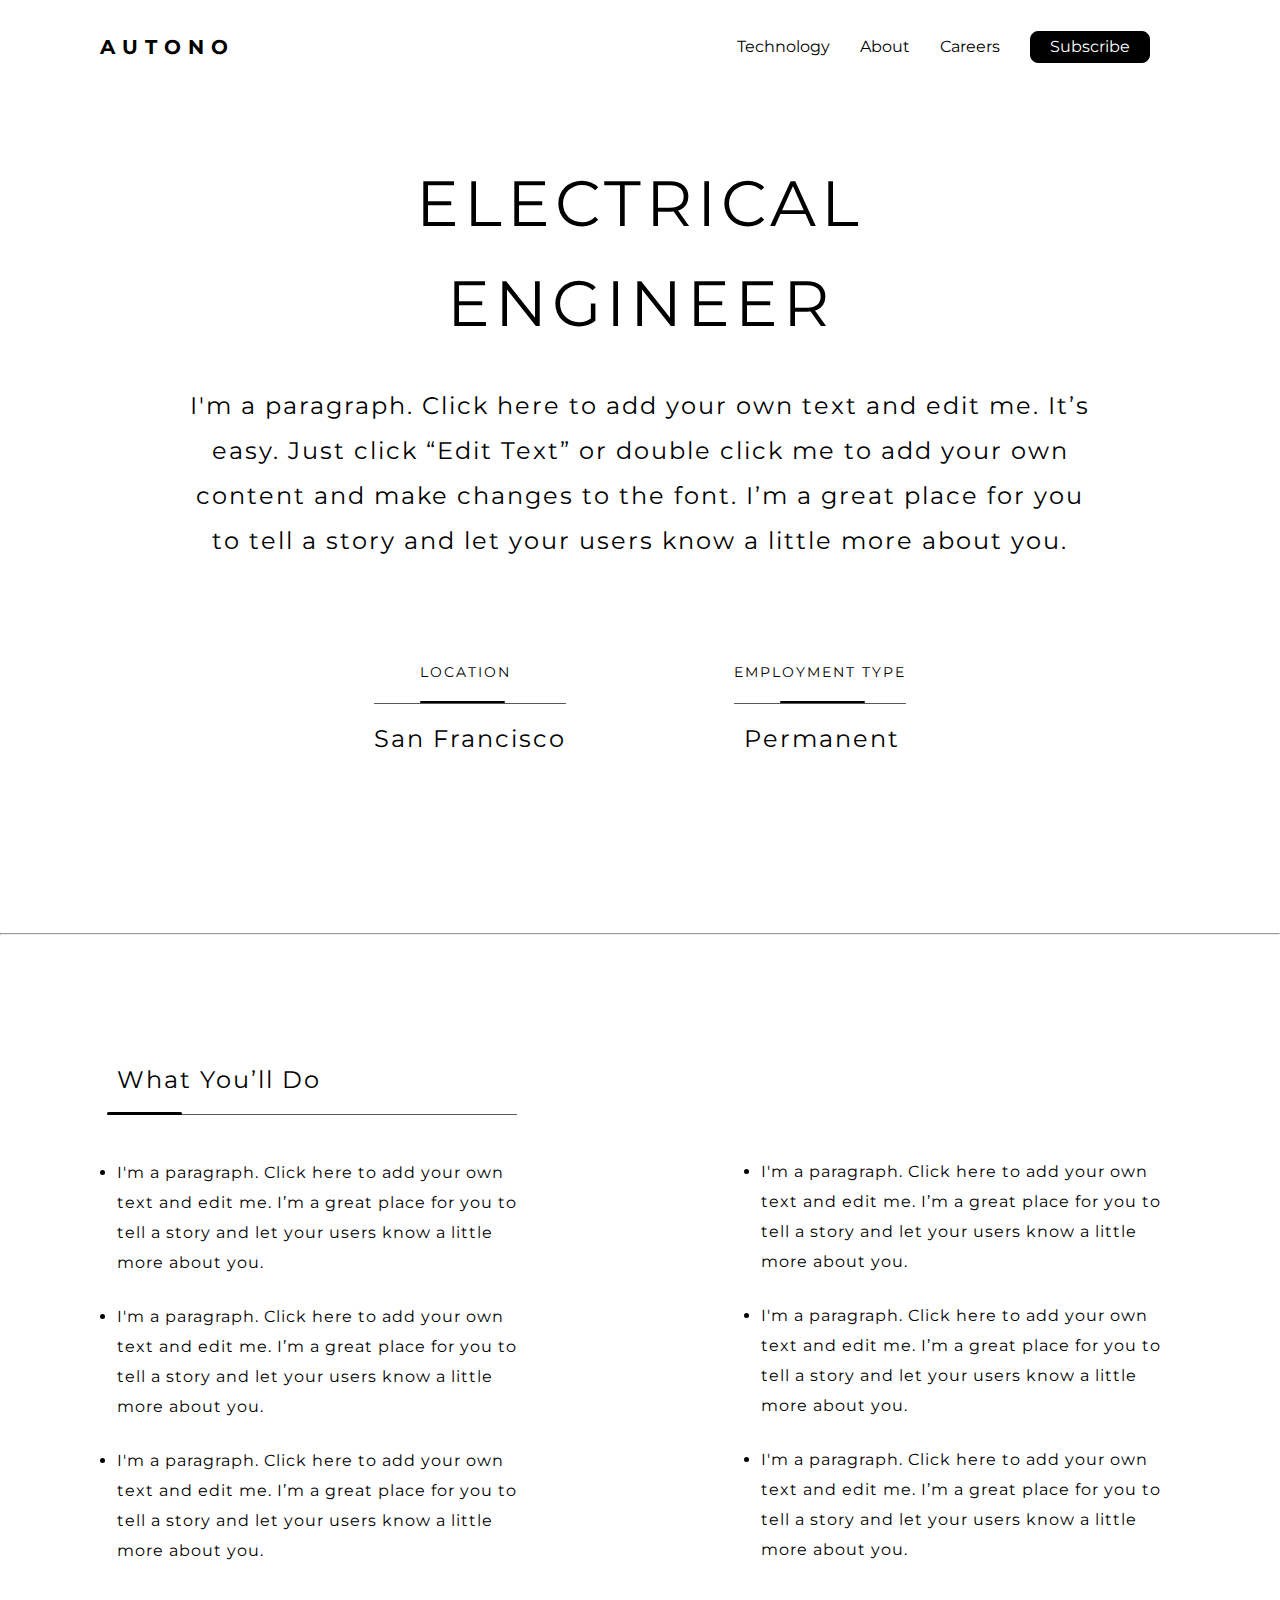
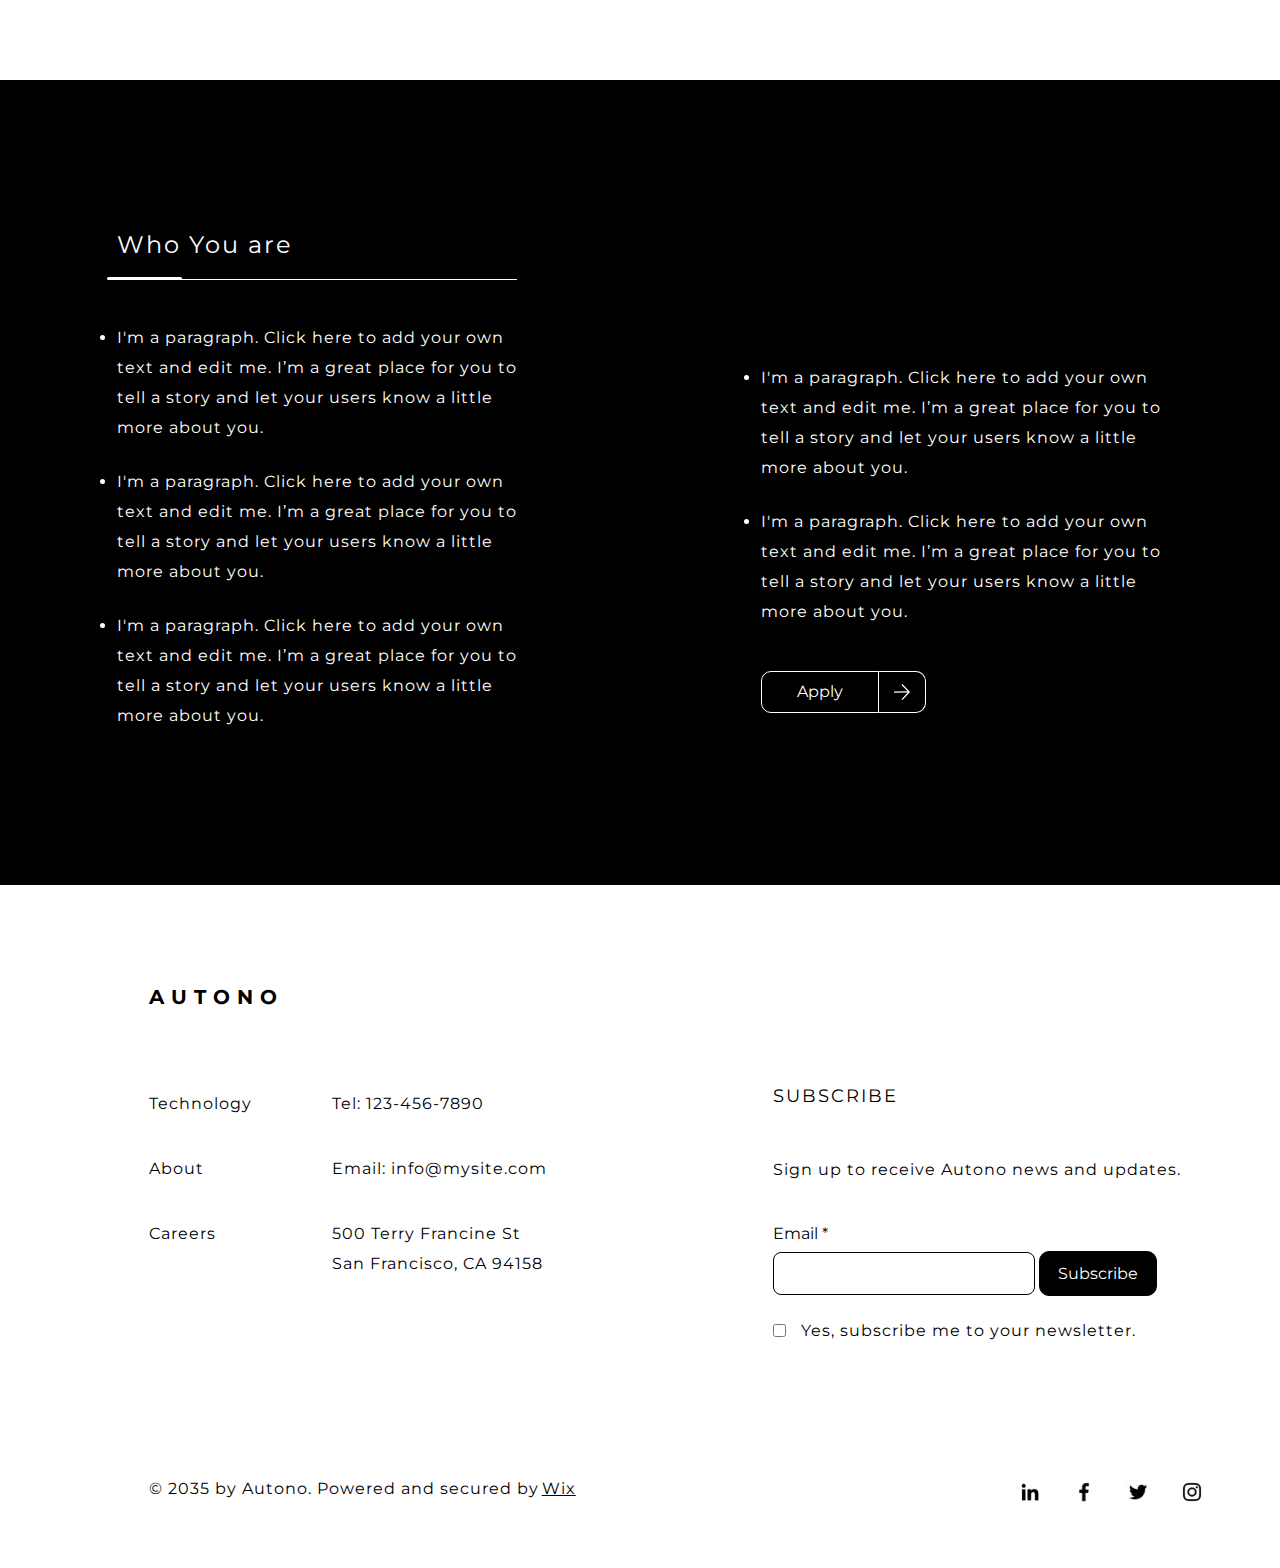
<file: INpages/EEnginer.html>
<!DOCTYPE html>
<html lang="en">
<head>
    <meta charset="UTF-8">
    <meta name="viewport" content="width=device-width, initial-scale=1.0">
    <link rel="icon" href="../indexImages/websiteIcon.png">
    <title>AUTONO</title>
    <link rel="stylesheet" href="https://cdnjs.cloudflare.com/ajax/libs/font-awesome/6.7.2/css/all.min.css" integrity="sha512-Evv84Mr4kqVGRNSgIGL/F/aIDqQb7xQ2vcrdIwxfjThSH8CSR7PBEakCr51Ck+w+/U6swU2Im1vVX0SVk9ABhg==" crossorigin="anonymous" referrerpolicy="no-referrer" />
    <link rel="stylesheet" href="../sameStyles/sameStyles.css">
    <link rel="stylesheet" href="./primaryPages.css">
    <link href="https://fonts.googleapis.com/css2?family=Azeret+Mono:ital,wght@0,100..900;1,100..900&family=Montserrat:ital,wght@0,100..900;1,100..900&family=Oswald:wght@200..700&family=Titan+One&display=swap" rel="stylesheet">
</head>
<body>
    <!-- Navigation -->
    <header>
        <nav class="main-nav">
                <a href="../index.html"><h1>AUTONO</h1></a>
            <div class="nav-content">
                <ul>
                    <li> <a href="../Technology/Technology.html">Technology</a> </li>
                    <li> <a href="../About/about.html">About</a> </li>
                    <li> <a href="../Careers/Careers.html">Careers</a> </li>
                </ul>

                <button>Subscribe</button> 

                <a href=""><i class="fa-solid fa-bars"></i></a>
            </div>    
        </nav>

        <nav class="responsive_nav">
            <input type="checkbox" class="nav_click" id="nav_click">
            <div class="responsivenav_content">
                <ul>
                    <li><a href="../Technology/Technology.html">Technology</a></li>
                    <li><a href="../About/about.html">About</a></li>
                    <li><a href="../Careers/Careers.html">Carrers</a></li>
                </ul>
            </div>
        </nav>
    </header>
    <!-- Navigation -->
    <!-- Welcome Section -->
    <section class="section-welcome">
        <h2>ELECTRICAL<br>ENGINEER</h2>  
        <p class="welcome-p">I'm a paragraph. Click here to add your own text and edit me. It’s easy. Just click “Edit Text” or double click me to add your own content and make changes to the font. I’m a great place for you to tell a story and let your users know a little more about you.</p>

        <div class="section-information">
            <div class="information-div">
                <span id="span-position">LOCATION</span>
                <div class="bold-line"></div>
                <p>San Francisco</p>
            </div>

            <div class="information-div">
                <span>EMPLOYMENT TYPE</span>
                <div class="bold-line"></div>
                <p id="positon-para">Permanent</p>
            </div>
        </div>
    </section>
    <!-- Welcome Section -->
    <hr>
    <!-- Section 1  -->
    <section class="section1">
        <div class="section1-left">
            <h3>What You’ll Do</h3>
            <div class="bold-line position-line"></div>
            <ul>
                <li>I'm a paragraph. Click here to add your own text and edit me. I’m a great place for you to tell a story and let your users know a little more about you.</li>
                <li>I'm a paragraph. Click here to add your own text and edit me. I’m a great place for you to tell a story and let your users know a little more about you.</li>
                <li>I'm a paragraph. Click here to add your own text and edit me. I’m a great place for you to tell a story and let your users know a little more about you.</li>
            </ul>
        </div>
        
        <div class="section1-right">
            <ul>
                <li>I'm a paragraph. Click here to add your own text and edit me. I’m a great place for you to tell a story and let your users know a little more about you.</li>
                <li>I'm a paragraph. Click here to add your own text and edit me. I’m a great place for you to tell a story and let your users know a little more about you.</li>
                <li>I'm a paragraph. Click here to add your own text and edit me. I’m a great place for you to tell a story and let your users know a little more about you.</li>
            </ul>
        </div>
    </section>
    <!-- Section 1  -->

    <!-- Section 2  -->
    <section class="section2">
        <div class="section2-left">
            <h3>Who You are</h3>
            <div id="blacksection-line" id="position-line" class="bold-line"></div>
            <ul>
                <li>I'm a paragraph. Click here to add your own text and edit me. I’m a great place for you to tell a story and let your users know a little more about you.</li>
                <li>I'm a paragraph. Click here to add your own text and edit me. I’m a great place for you to tell a story and let your users know a little more about you.</li>
                <li>I'm a paragraph. Click here to add your own text and edit me. I’m a great place for you to tell a story and let your users know a little more about you.</li>
            </ul>
        </div>
        
        <div class="section2-right">
            <ul>
                <li>I'm a paragraph. Click here to add your own text and edit me. I’m a great place for you to tell a story and let your users know a little more about you.</li>
                <li>I'm a paragraph. Click here to add your own text and edit me. I’m a great place for you to tell a story and let your users know a little more about you.</li>
            </ul>
            <div class="white-button">
                <a href="../Form/Form.html">
                    <button class="">Apply</button>
                    </a>
                    <div class="white-button-svg"><svg preserveAspectRatio="xMidYMid meet" data-bbox="19.117 18.918 161.766 162.164" viewBox="19.117 18.918 161.766 162.164" height="16px" width="16px" xmlns="http://www.w3.org/2000/svg" data-type="shape" role="presentation" aria-hidden="true">
                        <g>
                            <path d="M104.133 18.918l-9.431 8.947 61.913 65.269-137.498.938.089 13 138.096-.942-61.338 66.11 9.529 8.842 75.39-81.254-76.75-80.91z"></path>
                        </g>
                    </svg>
                </div>
            </div>
        </div>
    </section>
    <!-- Section 2  -->
    <!-- Footer -->
    <footer>
        <div class="footer-left">
            <a href="../index.html"><h3>AUTONO</h3></a>
            <div class="footer-content">
                <div class="footer-links">
                    <a href="../Technology/Technology.html"><p>Technology</p></a>
        
                    <a href="../About/about.html"><p>About</p></a>

                    <a href="../About/about.html"><p>Careers</p></a>
                </div>

                <div class="footer-contact">
                    <span>Tel: 123-456-7890</span>
                    <span>Email: info@mysite.com</span>
                    <span>500 Terry Francine St San Francisco, CA 94158</span>
                </div>
            </div>
            <p class="copy-rights"> © 2035 by Autono. Powered and secured by<a target="_blank" href="https://www.wix.com/?utm_campaign=vir_created_with">Wix</a></p>
        </div>


        <div class="footer-right">
            <span>SUBSCRIBE</span>
            <p>Sign up to receive Autono news and updates.</p>
            <form action="Subscribe">
                <label class="label-email" for="Email">Email *</label>
                <br>
                <input type="email" name="Email" id="Email" required>
                <button type="submit">Subscribe</button>
                <br>
                <div class="check-box">
                    <input type="checkbox" name="Yes" id="YesChekbox" required>
                    <p><label for="YesChekbox" class="chekbox-label"> Yes, subscribe me to your newsletter.</label></p>
                </div>
                <div class="social">
                    <a href="https://www.linkedin.com/company/wix-com" target="_blank">
                        <img width="24px" height="24px" src="../indexImages/svg1.png" alt="LinkedIn">
                    </a>
                    <a href="https://www.facebook.com/wix" target="_blank">
                        <img width="24px" height="24px" src="../indexImages/svg2.avif" alt="Facebook">
                    </a>
                    <a href="https://twitter.com/x/migrate?tok=7b2265223a222f776978222c2274223a313733343132313236337d1f54d8211579226ee2d7d5758e8d041d" target="_blank">
                        <img width="24px" height="24px" src="../indexImages/svg3.avif" alt="X">
                    </a>
                    <a href="https://www.instagram.com/wix/" target="_blank">
                        <img width="24px" height="24px" src="../indexImages/svg4.avif" alt="Instagram">
                    </a>
                </div>
            </form>
        </div>
    </footer>
</body>
</html>
</file>
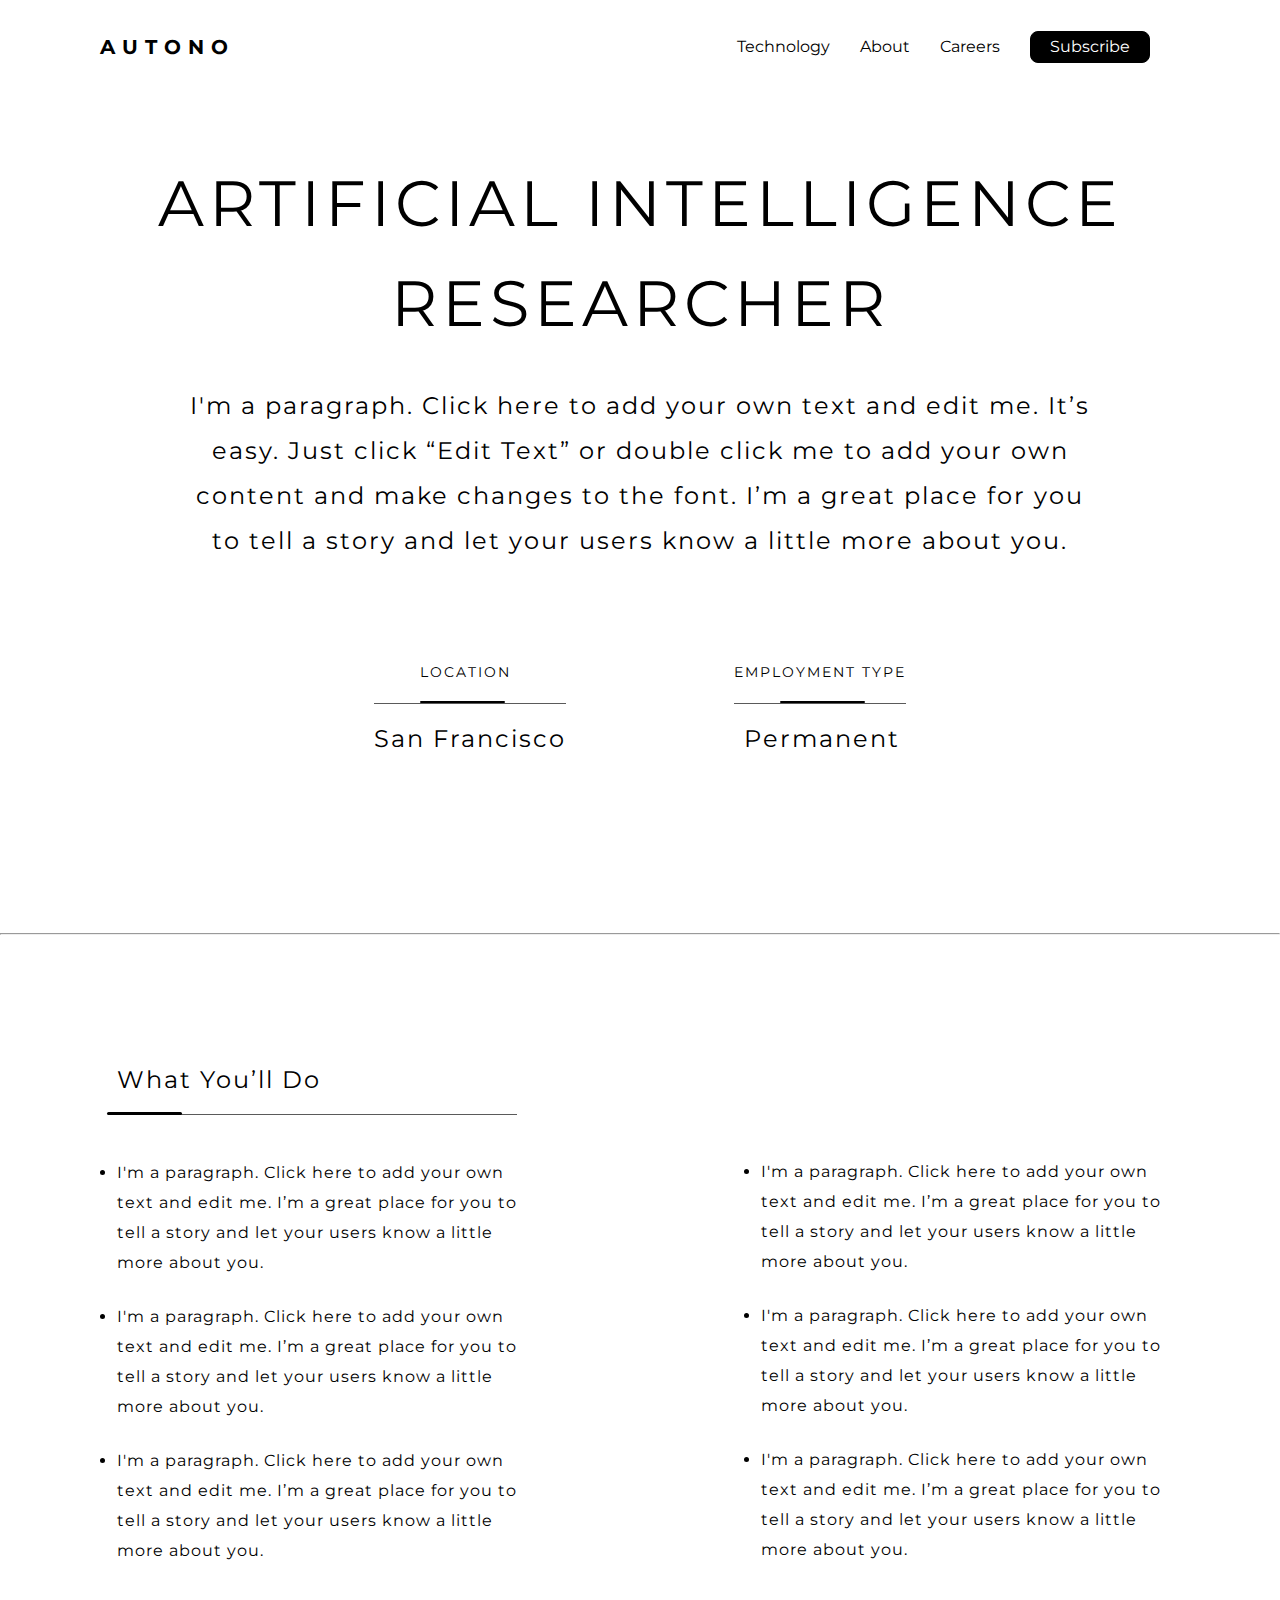
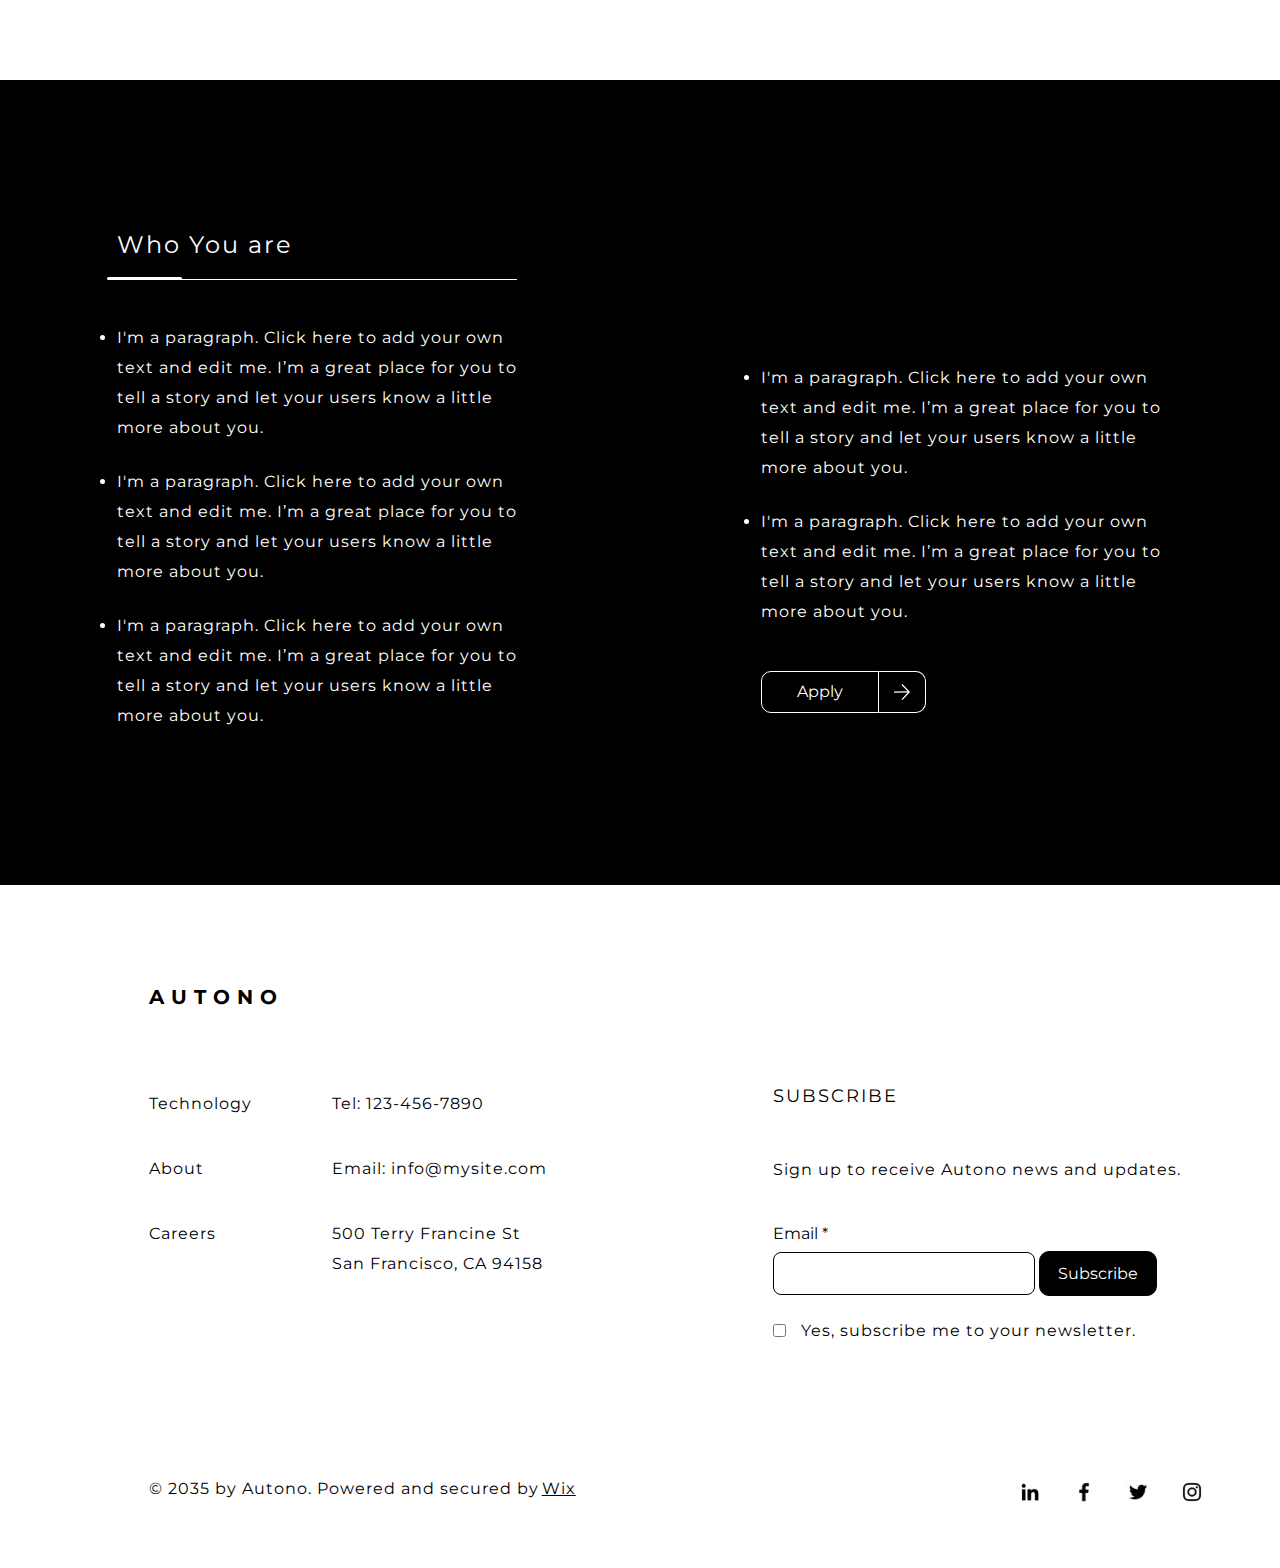
<file: INpages/Researcher.html>
<!DOCTYPE html>
<html lang="en">
<head>
    <meta charset="UTF-8">
    <meta name="viewport" content="width=device-width, initial-scale=1.0">
    <link rel="icon" href="../indexImages/websiteIcon.png">
    <title>AUTONO</title>
    <link rel="stylesheet" href="https://cdnjs.cloudflare.com/ajax/libs/font-awesome/6.7.2/css/all.min.css" integrity="sha512-Evv84Mr4kqVGRNSgIGL/F/aIDqQb7xQ2vcrdIwxfjThSH8CSR7PBEakCr51Ck+w+/U6swU2Im1vVX0SVk9ABhg==" crossorigin="anonymous" referrerpolicy="no-referrer" />
    <link rel="stylesheet" href="../sameStyles/sameStyles.css">
    <link rel="stylesheet" href="./primaryPages.css">
    <link href="https://fonts.googleapis.com/css2?family=Azeret+Mono:ital,wght@0,100..900;1,100..900&family=Montserrat:ital,wght@0,100..900;1,100..900&family=Oswald:wght@200..700&family=Titan+One&display=swap" rel="stylesheet">
</head>
<body>
    <!-- Navigation -->
    <header>
        <nav class="main-nav">
                <a href="../index.html"><h1>AUTONO</h1></a>
            <div class="nav-content">
                <ul>
                    <li> <a href="../Technology/Technology.html">Technology</a> </li>
                    <li> <a href="../About/about.html">About</a> </li>
                    <li> <a href="../Careers/Careers.html">Careers</a> </li>
                </ul>

                <button>Subscribe</button> 

                <a href=""><i class="fa-solid fa-bars"></i></a>
            </div>    
        </nav>

        <nav class="responsive_nav">
            <input type="checkbox" class="nav_click" id="nav_click">
            <div class="responsivenav_content">
                <ul>
                    <li><a href="../Technology/Technology.html">Technology</a></li>
                    <li><a href="../About/about.html">About</a></li>
                    <li><a href="../Careers/Careers.html">Carrers</a></li>
                </ul>
            </div>
        </nav>
    </header>
    <!-- Navigation -->
    <!-- Welcome Section -->
    <section class="section-welcome">
        <h2>ARTIFICIAL INTELLIGENCE<br>RESEARCHER</h2>  
        <p class="welcome-p">I'm a paragraph. Click here to add your own text and edit me. It’s easy. Just click “Edit Text” or double click me to add your own content and make changes to the font. I’m a great place for you to tell a story and let your users know a little more about you.</p>

        <div class="section-information">
            <div class="information-div">
                <span id="span-position">LOCATION</span>
                <div class="bold-line"></div>
                <p>San Francisco</p>
            </div>

            <div class="information-div">
                <span>EMPLOYMENT TYPE</span>
                <div class="bold-line"></div>
                <p id="positon-para">Permanent</p>
            </div>
        </div>
    </section>
    <!-- Welcome Section -->
    <hr>
    <!-- Section 1  -->
    <section class="section1">
        <div class="section1-left">
            <h3>What You’ll Do</h3>
            <div class="bold-line position-line"></div>
            <ul>
                <li>I'm a paragraph. Click here to add your own text and edit me. I’m a great place for you to tell a story and let your users know a little more about you.</li>
                <li>I'm a paragraph. Click here to add your own text and edit me. I’m a great place for you to tell a story and let your users know a little more about you.</li>
                <li>I'm a paragraph. Click here to add your own text and edit me. I’m a great place for you to tell a story and let your users know a little more about you.</li>
            </ul>
        </div>
        
        <div class="section1-right">
            <ul>
                <li>I'm a paragraph. Click here to add your own text and edit me. I’m a great place for you to tell a story and let your users know a little more about you.</li>
                <li>I'm a paragraph. Click here to add your own text and edit me. I’m a great place for you to tell a story and let your users know a little more about you.</li>
                <li>I'm a paragraph. Click here to add your own text and edit me. I’m a great place for you to tell a story and let your users know a little more about you.</li>
            </ul>
        </div>
    </section>
    <!-- Section 1  -->

     <!-- Section 2  -->
     <section class="section2">
        <div class="section2-left">
            <h3>Who You are</h3>
            <div id="blacksection-line" id="position-line" class="bold-line"></div>
            <ul>
                <li>I'm a paragraph. Click here to add your own text and edit me. I’m a great place for you to tell a story and let your users know a little more about you.</li>
                <li>I'm a paragraph. Click here to add your own text and edit me. I’m a great place for you to tell a story and let your users know a little more about you.</li>
                <li>I'm a paragraph. Click here to add your own text and edit me. I’m a great place for you to tell a story and let your users know a little more about you.</li>
            </ul>
        </div>
        
        <div class="section2-right">
            <ul>
                <li>I'm a paragraph. Click here to add your own text and edit me. I’m a great place for you to tell a story and let your users know a little more about you.</li>
                <li>I'm a paragraph. Click here to add your own text and edit me. I’m a great place for you to tell a story and let your users know a little more about you.</li>
            </ul>
            <div class="white-button">
                <a href="../Form/Form.html">
                    <button class="">Apply</button>
                    </a>
                    <div class="white-button-svg"><svg preserveAspectRatio="xMidYMid meet" data-bbox="19.117 18.918 161.766 162.164" viewBox="19.117 18.918 161.766 162.164" height="16px" width="16px" xmlns="http://www.w3.org/2000/svg" data-type="shape" role="presentation" aria-hidden="true">
                        <g>
                            <path d="M104.133 18.918l-9.431 8.947 61.913 65.269-137.498.938.089 13 138.096-.942-61.338 66.11 9.529 8.842 75.39-81.254-76.75-80.91z"></path>
                        </g>
                    </svg>
                </div>
            </div>
        </div>
    </section>
    <!-- Section2 -->
    <!-- Footer -->
    <footer>
        <div class="footer-left">
            <a href="../index.html"><h3>AUTONO</h3></a>
            <div class="footer-content">
                <div class="footer-links">
                    <a href="../Technology/Technology.html"><p>Technology</p></a>
        
                    <a href="../About/about.html"><p>About</p></a>

                    <a href="../About/about.html"><p>Careers</p></a>
                </div>

                <div class="footer-contact">
                    <span>Tel: 123-456-7890</span>
                    <span>Email: info@mysite.com</span>
                    <span>500 Terry Francine St San Francisco, CA 94158</span>
                </div>
            </div>
            <p class="copy-rights"> © 2035 by Autono. Powered and secured by<a target="_blank" href="https://www.wix.com/?utm_campaign=vir_created_with">Wix</a></p>
        </div>


        <div class="footer-right">
            <span>SUBSCRIBE</span>
            <p>Sign up to receive Autono news and updates.</p>
            <form action="Subscribe">
                <label class="label-email" for="Email">Email *</label>
                <br>
                <input type="email" name="Email" id="Email" required>
                <button type="submit">Subscribe</button>
                <br>
                <div class="check-box">
                    <input type="checkbox" name="Yes" id="YesChekbox" required>
                    <p><label for="YesChekbox" class="chekbox-label"> Yes, subscribe me to your newsletter.</label></p>
                </div>
                <div class="social">
                    <a href="https://www.linkedin.com/company/wix-com" target="_blank">
                        <img width="24px" height="24px" src="../indexImages/svg1.png" alt="LinkedIn">
                    </a>
                    <a href="https://www.facebook.com/wix" target="_blank">
                        <img width="24px" height="24px" src="../indexImages/svg2.avif" alt="Facebook">
                    </a>
                    <a href="https://twitter.com/x/migrate?tok=7b2265223a222f776978222c2274223a313733343132313236337d1f54d8211579226ee2d7d5758e8d041d" target="_blank">
                        <img width="24px" height="24px" src="../indexImages/svg3.avif" alt="X">
                    </a>
                    <a href="https://www.instagram.com/wix/" target="_blank">
                        <img width="24px" height="24px" src="../indexImages/svg4.avif" alt="Instagram">
                    </a>
                </div>
            </form>
        </div>
    </footer>
</body>
</html>
</file>
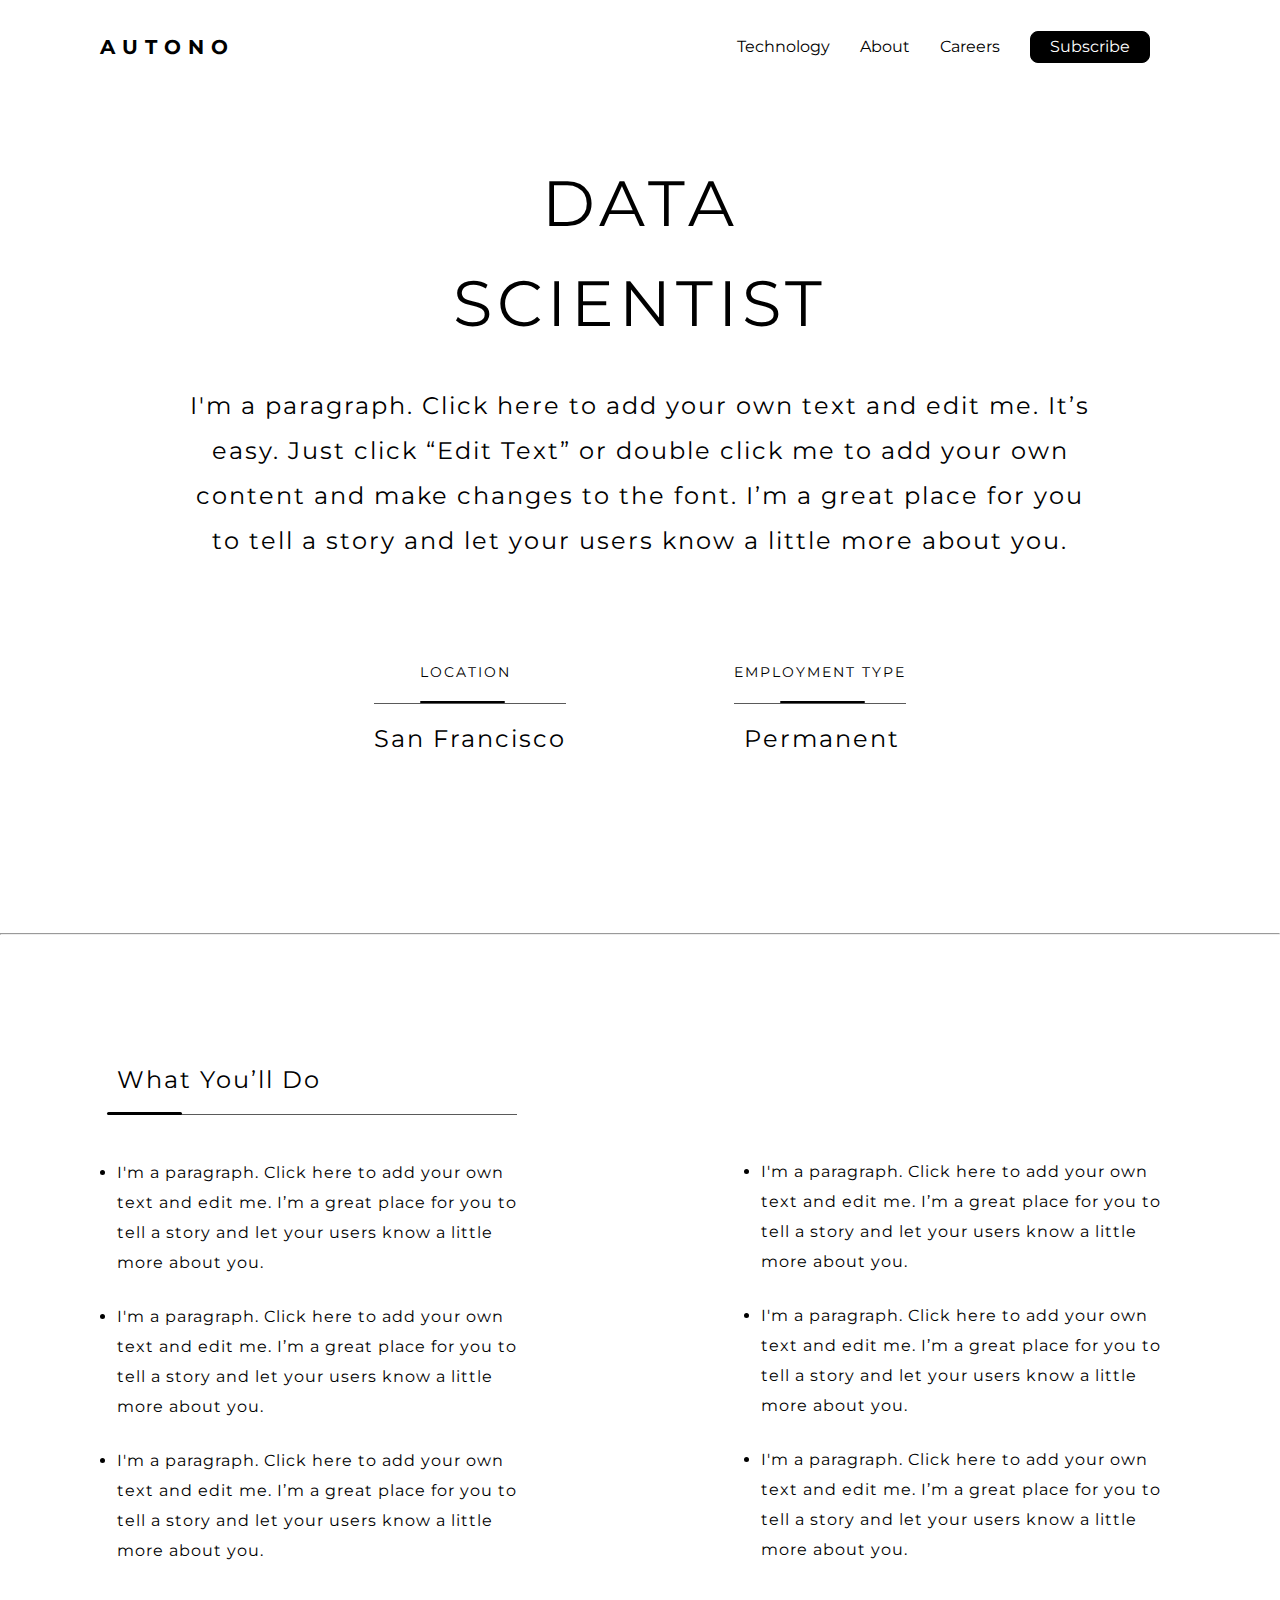
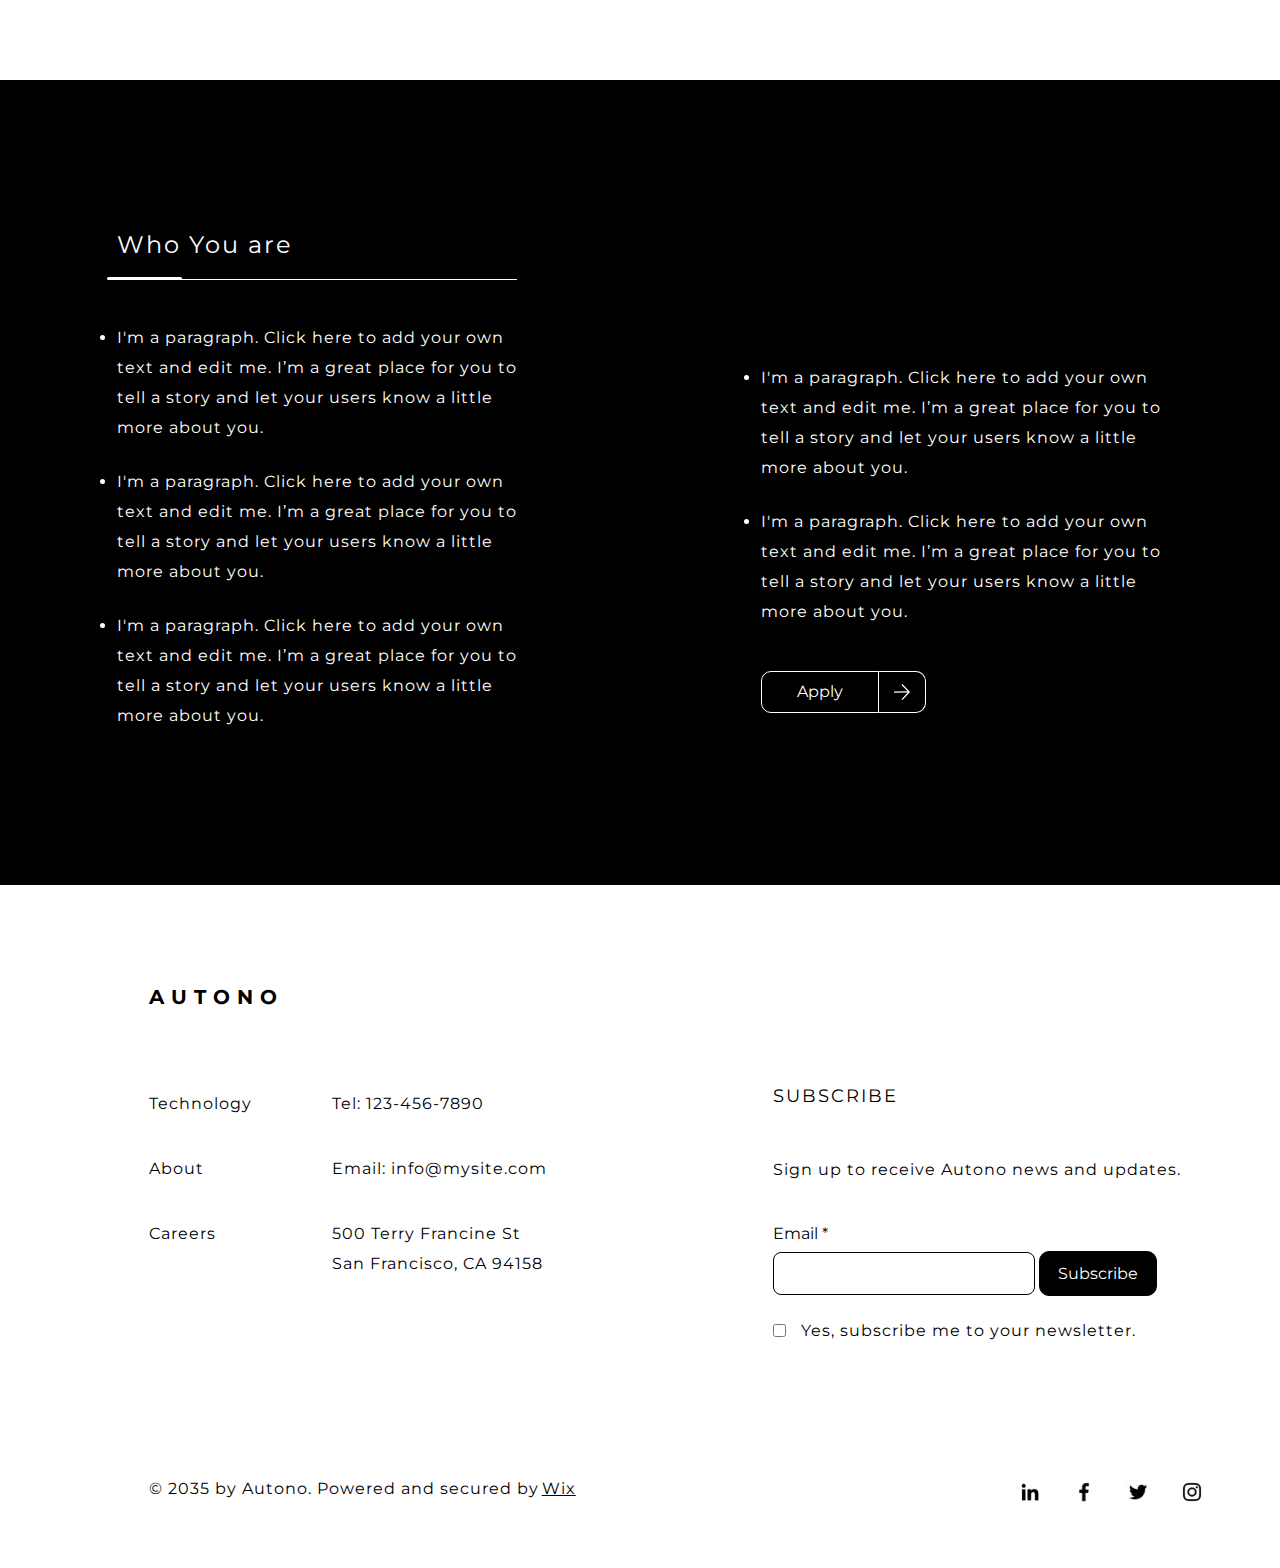
<file: INpages/Scientist.html>
<!DOCTYPE html>
<html lang="en">
<head>
    <meta charset="UTF-8">
    <meta name="viewport" content="width=device-width, initial-scale=1.0">
    <link rel="icon" href="../indexImages/websiteIcon.png">
    <title>AUTONO</title>
    <link rel="stylesheet" href="https://cdnjs.cloudflare.com/ajax/libs/font-awesome/6.7.2/css/all.min.css" integrity="sha512-Evv84Mr4kqVGRNSgIGL/F/aIDqQb7xQ2vcrdIwxfjThSH8CSR7PBEakCr51Ck+w+/U6swU2Im1vVX0SVk9ABhg==" crossorigin="anonymous" referrerpolicy="no-referrer" />
    <link rel="stylesheet" href="../sameStyles/sameStyles.css">
    <link rel="stylesheet" href="./primaryPages.css">
    <link href="https://fonts.googleapis.com/css2?family=Azeret+Mono:ital,wght@0,100..900;1,100..900&family=Montserrat:ital,wght@0,100..900;1,100..900&family=Oswald:wght@200..700&family=Titan+One&display=swap" rel="stylesheet">
</head>
<body>
    <!-- Navigation -->
    <header>
        <nav class="main-nav">
                <a href="../index.html"><h1>AUTONO</h1></a>
            <div class="nav-content">
                <ul>
                    <li> <a href="../Technology/Technology.html">Technology</a> </li>
                    <li> <a href="../About/about.html">About</a> </li>
                    <li> <a href="../Careers/Careers.html">Careers</a> </li>
                </ul>

                <button>Subscribe</button> 

                <a href=""><i class="fa-solid fa-bars"></i></a>
            </div>    
        </nav>

        <nav class="responsive_nav">
            <input type="checkbox" class="nav_click" id="nav_click">
            <div class="responsivenav_content">
                <ul>
                    <li><a href="../Technology/Technology.html">Technology</a></li>
                    <li><a href="../About/about.html">About</a></li>
                    <li><a href="../Careers/Careers.html">Carrers</a></li>
                </ul>
            </div>
        </nav>
    </header>
    <!-- Navigation -->
    <!-- Welcome Section -->
    <section class="section-welcome">
        <h2>DATA<br>SCIENTIST</h2>  
        <p class="welcome-p">I'm a paragraph. Click here to add your own text and edit me. It’s easy. Just click “Edit Text” or double click me to add your own content and make changes to the font. I’m a great place for you to tell a story and let your users know a little more about you.</p>

        <div class="section-information">
            <div class="information-div">
                <span id="span-position">LOCATION</span>
                <div class="bold-line"></div>
                <p>San Francisco</p>
            </div>

            <div class="information-div">
                <span>EMPLOYMENT TYPE</span>
                <div class="bold-line"></div>
                <p id="positon-para">Permanent</p>
            </div>
        </div>
    </section>
    <!-- Welcome Section -->
    <hr>
    <!-- Section 1  -->
    <section class="section1">
        <div class="section1-left">
            <h3>What You’ll Do</h3>
            <div class="bold-line position-line"></div>
            <ul>
                <li>I'm a paragraph. Click here to add your own text and edit me. I’m a great place for you to tell a story and let your users know a little more about you.</li>
                <li>I'm a paragraph. Click here to add your own text and edit me. I’m a great place for you to tell a story and let your users know a little more about you.</li>
                <li>I'm a paragraph. Click here to add your own text and edit me. I’m a great place for you to tell a story and let your users know a little more about you.</li>
            </ul>
        </div>
        
        <div class="section1-right">
            <ul>
                <li>I'm a paragraph. Click here to add your own text and edit me. I’m a great place for you to tell a story and let your users know a little more about you.</li>
                <li>I'm a paragraph. Click here to add your own text and edit me. I’m a great place for you to tell a story and let your users know a little more about you.</li>
                <li>I'm a paragraph. Click here to add your own text and edit me. I’m a great place for you to tell a story and let your users know a little more about you.</li>
            </ul>
        </div>
    </section>
    <!-- Section 1  -->

     <!-- Section 2  -->
     <section class="section2">
        <div class="section2-left">
            <h3>Who You are</h3>
            <div id="blacksection-line" id="position-line" class="bold-line"></div>
            <ul>
                <li>I'm a paragraph. Click here to add your own text and edit me. I’m a great place for you to tell a story and let your users know a little more about you.</li>
                <li>I'm a paragraph. Click here to add your own text and edit me. I’m a great place for you to tell a story and let your users know a little more about you.</li>
                <li>I'm a paragraph. Click here to add your own text and edit me. I’m a great place for you to tell a story and let your users know a little more about you.</li>
            </ul>
        </div>
        
        <div class="section2-right">
            <ul>
                <li>I'm a paragraph. Click here to add your own text and edit me. I’m a great place for you to tell a story and let your users know a little more about you.</li>
                <li>I'm a paragraph. Click here to add your own text and edit me. I’m a great place for you to tell a story and let your users know a little more about you.</li>
            </ul>
            <div class="white-button">
                <a href="../Form/Form.html">
                    <button class="">Apply</button>
                    </a>
                    <div class="white-button-svg"><svg preserveAspectRatio="xMidYMid meet" data-bbox="19.117 18.918 161.766 162.164" viewBox="19.117 18.918 161.766 162.164" height="16px" width="16px" xmlns="http://www.w3.org/2000/svg" data-type="shape" role="presentation" aria-hidden="true">
                        <g>
                            <path d="M104.133 18.918l-9.431 8.947 61.913 65.269-137.498.938.089 13 138.096-.942-61.338 66.11 9.529 8.842 75.39-81.254-76.75-80.91z"></path>
                        </g>
                    </svg>
                </div>
            </div>
        </div>
    </section>
    <!-- Section 2 -->
    <!-- Footer -->
    <footer>
        <div class="footer-left">
            <a href="../index.html"><h3>AUTONO</h3></a>
            <div class="footer-content">
                <div class="footer-links">
                    <a href="../Technology/Technology.html"><p>Technology</p></a>
        
                    <a href="../About/about.html"><p>About</p></a>

                    <a href="../About/about.html"><p>Careers</p></a>
                </div>

                <div class="footer-contact">
                    <span>Tel: 123-456-7890</span>
                    <span>Email: info@mysite.com</span>
                    <span>500 Terry Francine St San Francisco, CA 94158</span>
                </div>
            </div>
            <p class="copy-rights"> © 2035 by Autono. Powered and secured by<a target="_blank" href="https://www.wix.com/?utm_campaign=vir_created_with">Wix</a></p>
        </div>


        <div class="footer-right">
            <span>SUBSCRIBE</span>
            <p>Sign up to receive Autono news and updates.</p>
            <form action="Subscribe">
                <label class="label-email" for="Email">Email *</label>
                <br>
                <input type="email" name="Email" id="Email" required>
                <button type="submit">Subscribe</button>
                <br>
                <div class="check-box">
                    <input type="checkbox" name="Yes" id="YesChekbox" required>
                    <p><label for="YesChekbox" class="chekbox-label"> Yes, subscribe me to your newsletter.</label></p>
                </div>
                <div class="social">
                    <a href="https://www.linkedin.com/company/wix-com" target="_blank">
                        <img width="24px" height="24px" src="../indexImages/svg1.png" alt="LinkedIn">
                    </a>
                    <a href="https://www.facebook.com/wix" target="_blank">
                        <img width="24px" height="24px" src="../indexImages/svg2.avif" alt="Facebook">
                    </a>
                    <a href="https://twitter.com/x/migrate?tok=7b2265223a222f776978222c2274223a313733343132313236337d1f54d8211579226ee2d7d5758e8d041d" target="_blank">
                        <img width="24px" height="24px" src="../indexImages/svg3.avif" alt="X">
                    </a>
                    <a href="https://www.instagram.com/wix/" target="_blank">
                        <img width="24px" height="24px" src="../indexImages/svg4.avif" alt="Instagram">
                    </a>
                </div>
            </form>
        </div>
    </footer>
</body>
</html>
</file>
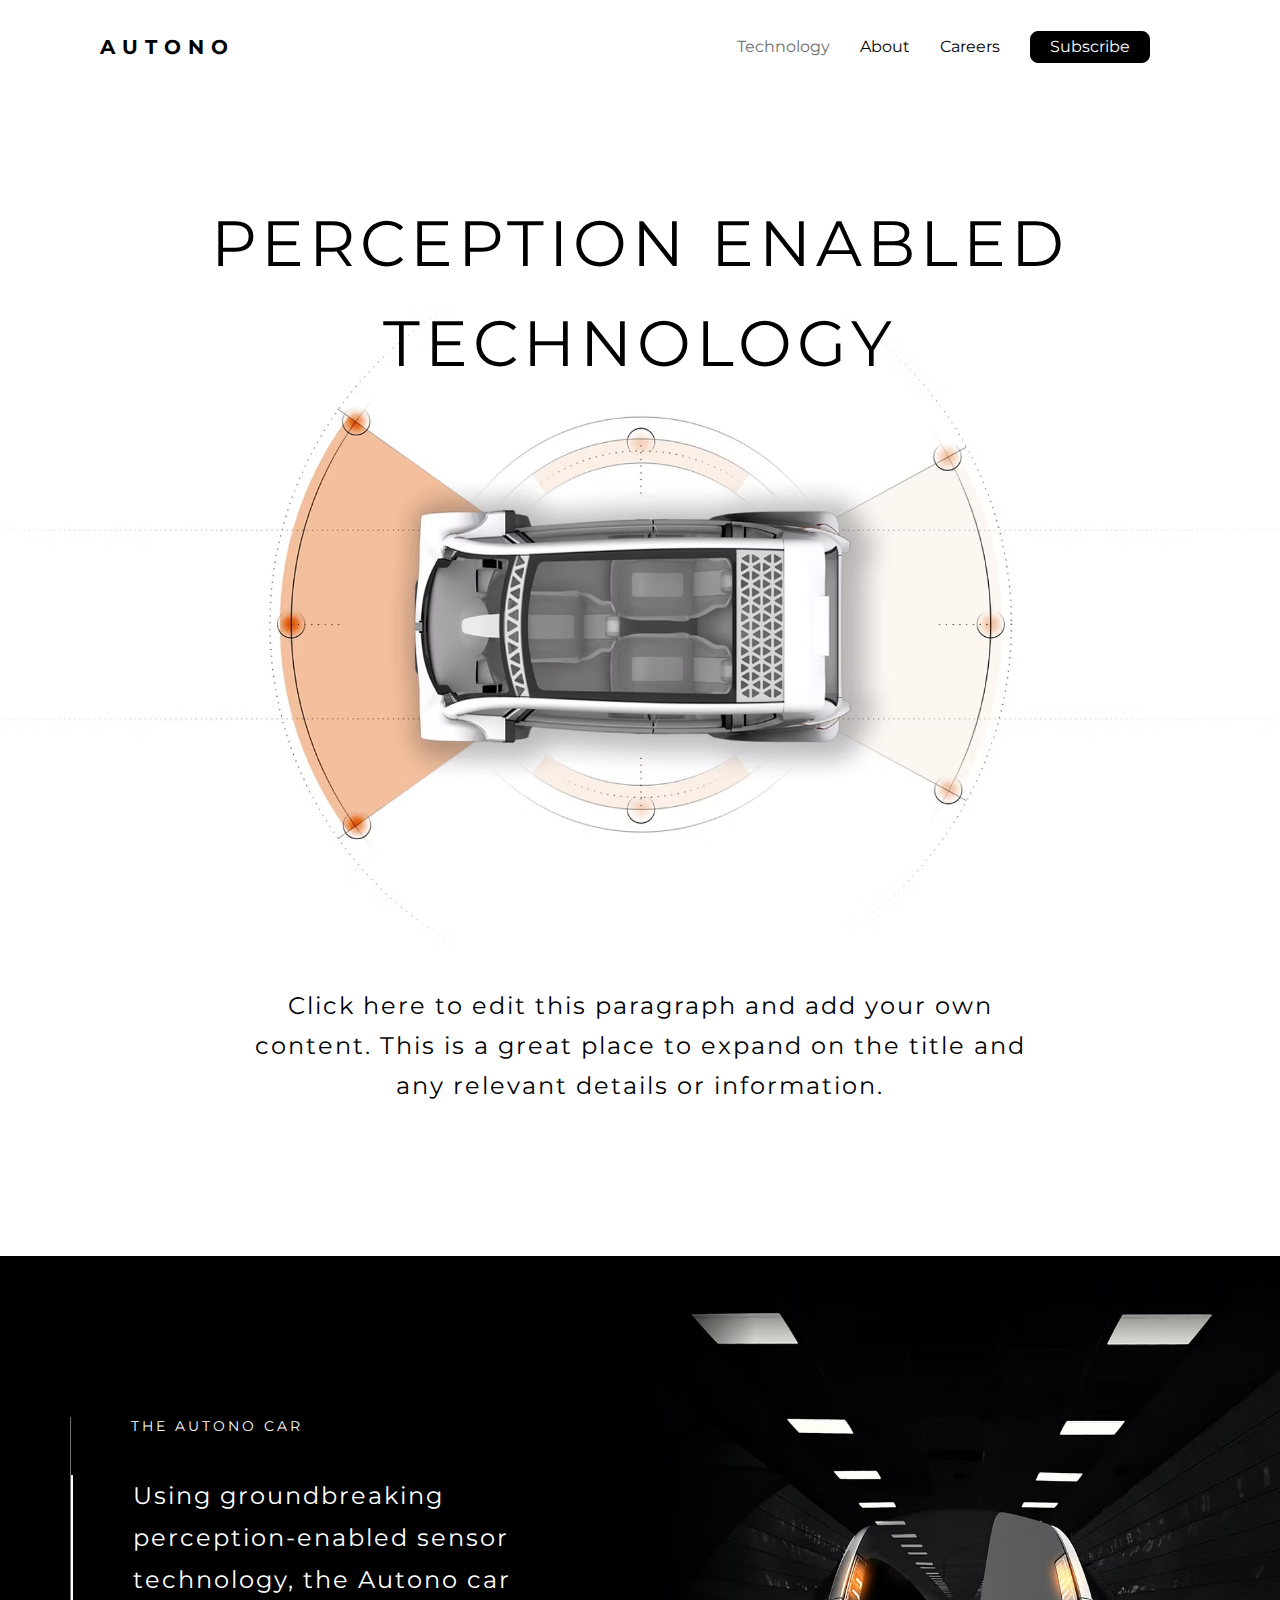
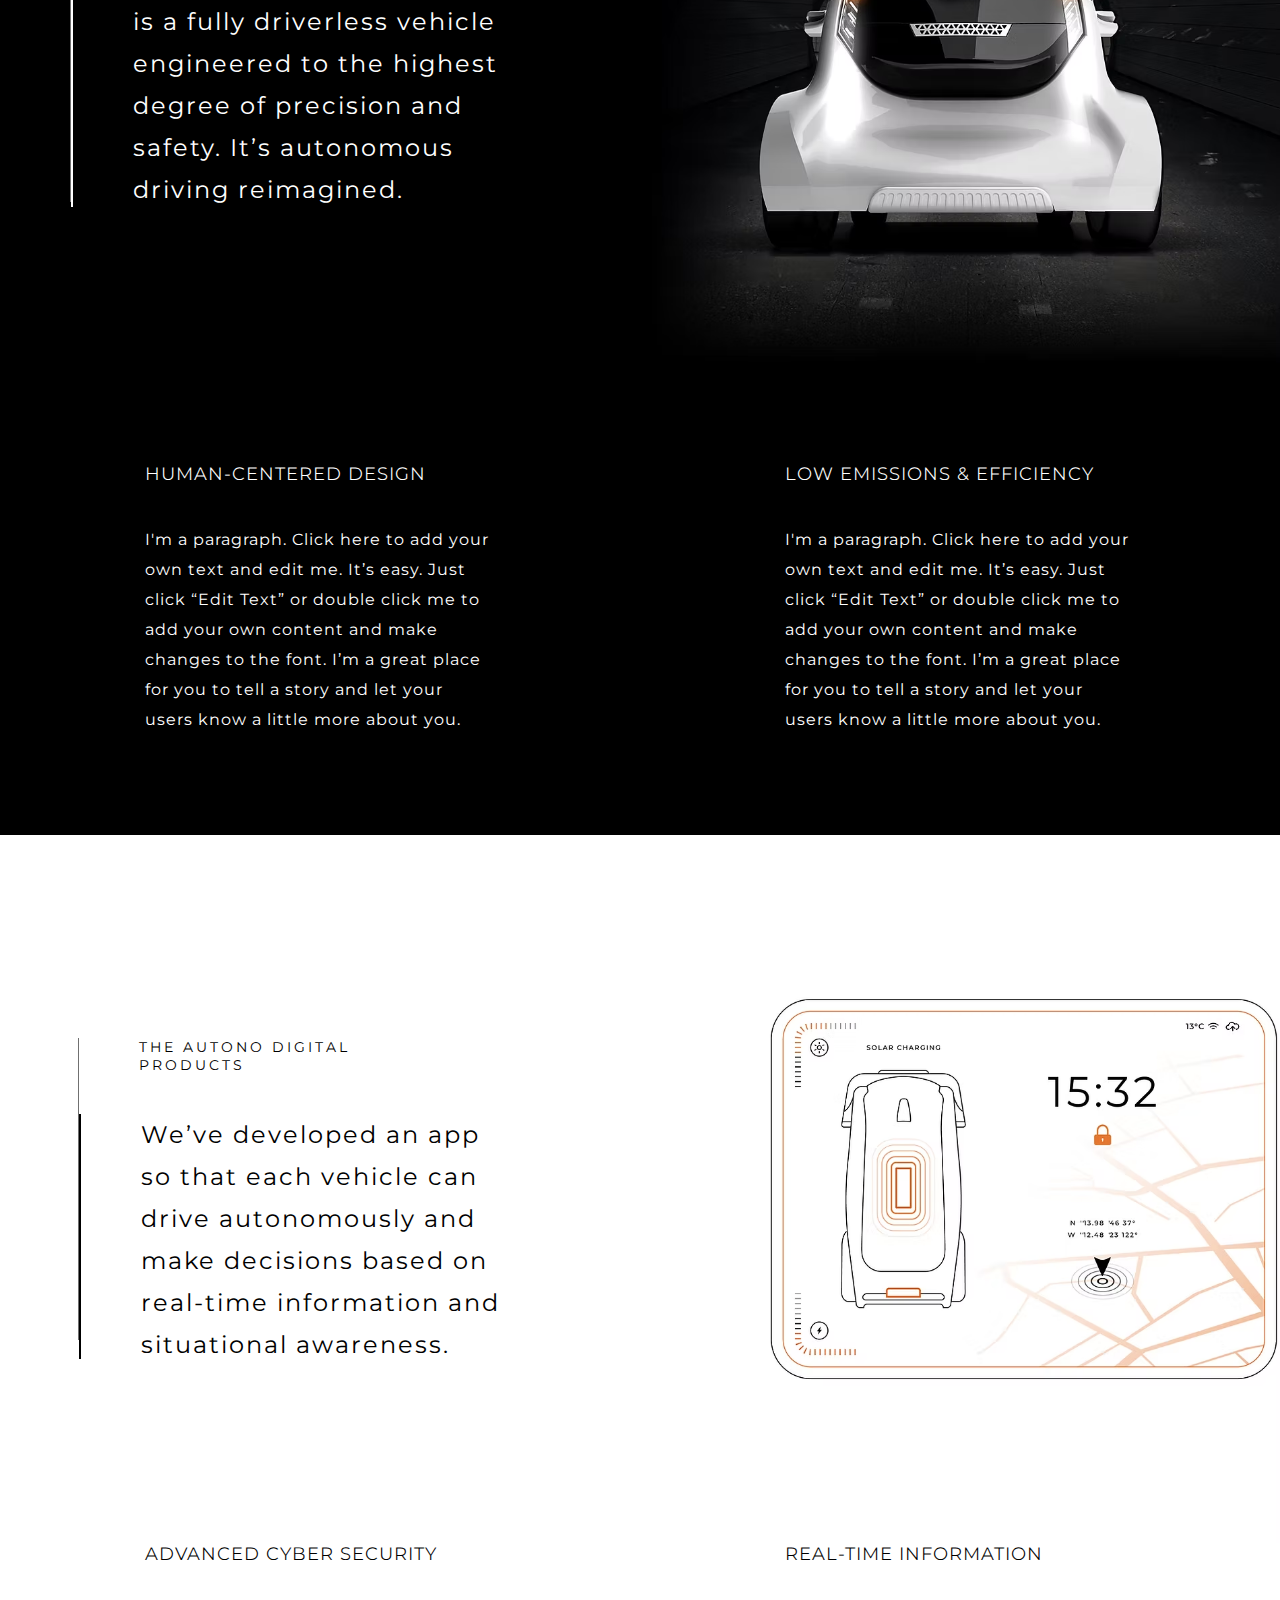
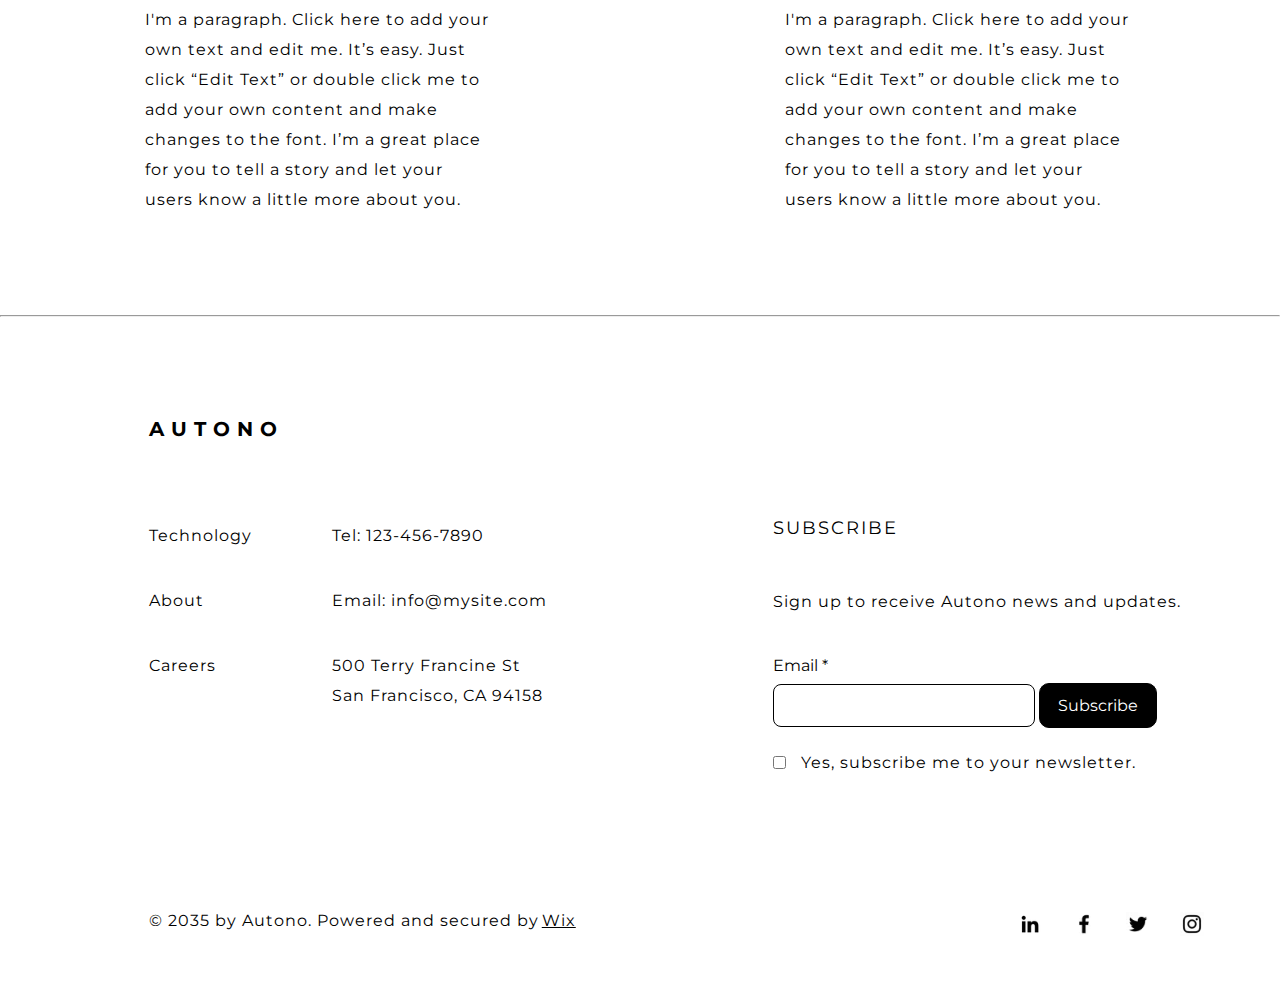
<file: Technology/Technology.html>
<!DOCTYPE html>
<html lang="en">
<head>
    <meta charset="UTF-8">
    <meta name="viewport" content="width=device-width, initial-scale=1.0">
    <link rel="icon" href="../indexImages/websiteIcon.png">
    <title>AUTONO</title>
    <link rel="stylesheet" href="https://cdnjs.cloudflare.com/ajax/libs/font-awesome/6.7.2/css/all.min.css" integrity="sha512-Evv84Mr4kqVGRNSgIGL/F/aIDqQb7xQ2vcrdIwxfjThSH8CSR7PBEakCr51Ck+w+/U6swU2Im1vVX0SVk9ABhg==" crossorigin="anonymous" referrerpolicy="no-referrer" />
    <link rel="stylesheet" href="../sameStyles/sameStyles.css">
    <link rel="stylesheet" href="./Technology.css">
    <link href="https://fonts.googleapis.com/css2?family=Azeret+Mono:ital,wght@0,100..900;1,100..900&family=Montserrat:ital,wght@0,100..900;1,100..900&family=Oswald:wght@200..700&family=Titan+One&display=swap" rel="stylesheet">
</head>
<body>
    <!-- Navigation -->
    <header id="scroll-back">
        <nav class="main-nav">
                <a href="../index.html"><h1>AUTONO</h1></a>
            <div class="nav-content">
                <ul>
                    <li> <a class="current-page" href="./Technology.html">Technology</a> </li>
                    <li> <a href="../About/about.html">About</a> </li>
                    <li> <a href="../Careers/Careers.html">Careers</a> </li>
                </ul>

                <button>Subscribe</button> 

                <a href=""><i class="fa-solid fa-bars"></i></a>
            </div>  
        </nav>

        <nav class="responsive_nav">
            <input type="checkbox" class="nav_click" id="nav_click">
            <div class="responsivenav_content">
                <ul>
                    <li><a href="./Technology.html">Technology</a></li>
                    <li><a href="../About/about.html">About</a></li>
                    <li><a href="../Careers/Careers.html">Carrers</a></li>
                </ul>
            </div>
        </nav>
    </header>
    <!-- Navigation -->

    <!-- Welcome Section -->
    <section class="section-welcome">
        <h2>PERCEPTION ENABLED TECHNOLOGY</h2>
        <img src="./Images/Welcome Section.avif" alt="Car Image">
        <p>Click here to edit this paragraph and add your own content. This is a great place to expand on the title and any relevant details or information.</p>
    </section>
    <!-- Welcome Section -->

    <!-- Section 1 -->
    <section class="section1">
        <div class="article-area">
            <article class="border-line">
                <h4>THE AUTONO CAR</h4>
                    <p>Using groundbreaking perception-enabled sensor technology, the Autono car is a fully driverless vehicle engineered to the highest degree of precision and safety. It’s autonomous driving reimagined.</p>
            </article>
        </div>
        <img src="./Images/Section 1 Image.avif" alt="E-car image">
    </section>

    <section class="section1-bottom">
        <article class="sec1bottom-articles">
            <h3>HUMAN-CENTERED DESIGN</h3>
            <p>I'm a paragraph. Click here to add your own text and edit me. It’s easy. Just click “Edit Text” or double click me to add your own content and make changes to the font. I’m a great place for you to tell a story and let your users know a little more about you.</p>   
        </article>
    
        <article class="sec1bottom-articles">
            <h3>LOW EMISSIONS & EFFICIENCY</h3>
            <p>I'm a paragraph. Click here to add your own text and edit me. It’s easy. Just click “Edit Text” or double click me to add your own content and make changes to the font. I’m a great place for you to tell a story and let your users know a little more about you.</p>
        </article>  
    </section>
    <!-- Section 1 -->

    <!-- Section 2 -->
    <section class="section2">
        <div class="article-area">
            <article class="border-line2">
                <h4>THE AUTONO DIGITAL PRODUCTS</h4>
                <p>We’ve developed an app so that each vehicle can drive autonomously and make decisions based on real-time information and situational awareness.</p>
            </article>
        </div>
        <img src="./Images/Section 2 Image.avif" alt="Solar-charging-car image">
    </section>

    <section class="section2-bottom">
        <article class="sec2bottom-articles">
            <h3>ADVANCED CYBER SECURITY</h3>
            <p>I'm a paragraph. Click here to add your own text and edit me. It’s easy. Just click “Edit Text” or double click me to add your own content and make changes to the font. I’m a great place for you to tell a story and let your users know a little more about you.</p>   
        </article>
    
        <article class="sec2bottom-articles">
            <h3>REAL-TIME INFORMATION</h3>
            <p>I'm a paragraph. Click here to add your own text and edit me. It’s easy. Just click “Edit Text” or double click me to add your own content and make changes to the font. I’m a great place for you to tell a story and let your users know a little more about you.</p>
        </article>  
    </section>

    <hr>

    <!-- Section 2  -->

    <!-- Footer -->
    <footer>
        <div class="footer-left">
            <a href="../index.html"><h3>AUTONO</h3></a>
            <div class="footer-content">
                <div class="footer-links">
                    <a href="#scroll-back"><p>Technology</p></a>
        
                    <a href="../About/about.html"><p>About</p></a>

                    <a href="../Careers/Careers.html"><p>Careers</p></a>
                </div>

                <div class="footer-contact">
                    <span>Tel: 123-456-7890</span>
                    <span>Email: info@mysite.com</span>
                    <span>500 Terry Francine St San Francisco, CA 94158</span>
                </div>
            </div>
            <p class="copy-rights"> © 2035 by Autono. Powered and secured by<a target="_blank" href="https://www.wix.com/?utm_campaign=vir_created_with">Wix</a></p>
        </div>


        <div class="footer-right">
            <span>SUBSCRIBE</span>
            <p>Sign up to receive Autono news and updates.</p>
            <form action="Subscribe">
                <label class="label-email" for="Email">Email *</label>
                <br>
                <input type="email" name="Email" id="Email" required>
                <button type="submit">Subscribe</button>
                <br>
                <div class="check-box">
                    <input type="checkbox" name="Yes" id="YesChekbox" required>
                    <p><label for="YesChekbox" class="chekbox-label"> Yes, subscribe me to your newsletter.</label></p>
                </div>
                <div class="social">
                    <a href="https://www.linkedin.com/company/wix-com" target="_blank">
                        <img width="24px" height="24px" src="../indexImages/svg1.png" alt="LinkedIn">
                    </a>
                    <a href="https://www.facebook.com/wix" target="_blank">
                        <img width="24px" height="24px" src="../indexImages/svg2.avif" alt="Facebook">
                    </a>
                    <a href="https://twitter.com/x/migrate?tok=7b2265223a222f776978222c2274223a313733343132313236337d1f54d8211579226ee2d7d5758e8d041d" target="_blank">
                        <img width="24px" height="24px" src="../indexImages/svg3.avif" alt="X">
                    </a>
                    <a href="https://www.instagram.com/wix/" target="_blank">
                        <img width="24px" height="24px" src="../indexImages/svg4.avif" alt="Instagram">
                    </a>
                </div>
            </form>
        </div>
    </footer>
</body>
</html>
</file>
<file: sameStyles/sameStyles.css>
* {
    margin: 0;
    padding: 0;
    box-sizing: border-box;
}
/* Navigation Styles */
.main-nav {
    height: 93px;
    width: 100%;
    display: flex;
    justify-content: space-between;
    align-items: center;
    position: relative;
    z-index: 3;
    padding-inline: 100px;
}
.main-nav a {
    text-decoration: none;
    color: #000000;
}
.main-nav h1{
    font-size: 20px;
    letter-spacing: 0.35em;
}
.nav-content {
    display: flex;
    justify-content: center;
    align-items: center;
    gap: 30px;
}

.main-nav ul {
    display: flex;
    list-style: none;
    gap: 30px;
}
.main-nav a:hover {
    color: rgba(196, 83, 8, 1);
}
.main-nav button{
    color: #FFFFFF;
    font-size: 16px;
    width: 120px;
    height: 32px;
    border: 1px solid #000000;
    background-color: #000000;
    border-radius: 8px;
    transition: 0.3s;
    cursor: pointer;
    font-family: "Montserrat", sans-serif;
}
.main-nav button:hover {
    transition: 0.3s;
    animation: ease-in;
    background-color: #FFFFFF;
    color: #000000;
}
.main-nav i {
    font-size: 25px;
    display: none;
    z-index: 5;
}
/* Navigation Style End  */

/* Responsive Navigation  */
.responsive_nav {
    position: relative;
    z-index: 3;
}
.nav_click {
    position: absolute;
    right: 27px;
    top: -46px;
    width: 25px;
    height: 25px;
    cursor: pointer;
    opacity: 0;
    display: none;
}
.responsivenav_content {
    display: flex;
    flex-direction: column;
    align-items: center;
    height: 110vh;
    display: none;
}
.responsivenav_content ul {
    display: flex;
    flex-direction: column;
    gap: 50px;
    margin-top: 100px;
    list-style: none;
    text-align: center;
}
.responsive_nav ul a {
    text-decoration: none;
    font-size: 20px;
    color: #000000;
    letter-spacing: 1px;
}
.nav_click:checked ~ .responsivenav_content {
    display: block !important;
}

/* Black Button Style */
.black-button {
    display: flex;
    position: relative;
 }
 .black-button a {
    text-decoration: none;
    width: 120px;
    height: 40px;
}
.black-button button {
    all: unset;
    color: #000000;
    border: 1px solid #000000;
    padding: 10px;
    padding-bottom: 11px;
    padding-left: 15px;
    padding-right: 15px;
    border-radius: 10px;
    border-top-right-radius: 0px;
    border-bottom-right-radius: 0px;
    transition: 0.5s;
}
.black-button button:hover {
    transition: 0.5s;
    background-color: #000000;
    color: #FFFFFF;
}
.black-button-svg {
    position: relative;
    top: 0px;
    right: 2px;
    border: solid 1px black;
    padding: 10px;
    padding-right: 20px;
    border-radius: 10px;
    border-left: none;
    border-bottom-left-radius: 0;
    border-top-left-radius: 0;
}
.black-button-svg svg {
    position: relative;
    top: 2px;
    left: 5px;
}
/* Black Button Style */

/* White Button Style  */
.white-button {
    display: flex;
    position: relative;
    padding-top: 50px;
 }
 .white-button a {
    text-decoration: none;
    width: 120px;
    height: 40px;
}
.white-button button {
    all: unset;
    color: #FFFFFF;
    border: 1px solid #FFFFFF;
    padding: 10px;
    padding-bottom: 11px;
    padding-left: 15px;
    padding-right: 15px;
    border-radius: 10px;
    border-top-right-radius: 0px;
    border-bottom-right-radius: 0px;
    transition: 0.5s;
}
.white-button button:hover {
    transition: 0.5s;
    background-color: #FFFFFF;
    color: #000000;
}
.white-button-svg {
    position: relative;
    top: 0px;
    right: 2px;
    border: solid 1px #FFFFFF;
    padding: 10px 20px 10.5px 10px;
    padding-right: 20px;
    border-radius: 10px;
    border-left: none;
    border-bottom-left-radius: 0;
    border-top-left-radius: 0;
}
.white-button-svg svg {
    position: relative;
    top: 2px;
    left: 5px;
    fill: #FFFFFF;
}
/* White Button Style  */

/* Navigation Style Start */
/* Footer Left */
footer {
    position: relative;
    display: flex;
    justify-content: space-around;
    padding-left: 50px;
}
.footer-left{
    margin-top: 100px;
}
footer a {
    text-decoration: none;
    color: #000000;
}
footer h3 {
    padding-bottom: 80px;
    font-size: 20px;
    letter-spacing: 7px;
}
.footer-content {
    display: flex;
    gap: 80px;
}
.footer-links, .footer-contact {
    display: flex;
    flex-direction: column;
    gap: 35px;
    line-height: 30px;
    letter-spacing: 1px;
}
.footer-contact {
    letter-spacing: 1px;
}
.footer-contact span {
    width: 215px;
}
.copy-rights {
    letter-spacing: 1px;
    margin-top: 200px;
}
.copy-rights a{ 
    text-decoration: underline;
    padding-left: 3px;
}
/* Footer right */
.footer-right {
    margin-top: 200px;
    display: flex;
    flex-direction: column;
    gap: 53px;
    position: relative;
}
.footer-right span{
    font-size: 18px;
    letter-spacing: 2px;
}
.footer-right p {
    font-size: 16px;
    letter-spacing: 1px;
}
.footer-right .label-email {
    font-size: 16px;
    position: relative;
}
.label-email {
    bottom: 8px;
}
#Email {
    all: unset;
    border: 1px solid #000000;
    border-radius: 8px;
    padding: 11px 12px;
    width: 236px;
}
#Email:hover {
    transition: 0.3s;
    background-color: #E8E6E6;
}
#Email:focus {
    background-color: #E8E6E6;
}
.footer-right button {
    all: unset;
    width: 110px;
    padding: 12px 3px;
    background-color: #000000;
    border: 1px solid #000000;
    color: #FFFFFF;
    border-radius: 10px;
    text-align: center;
    cursor: pointer;
    font-family: "Montserrat", sans-serif;
}
.footer-right button:hover {
    transition: 0.3s;
    background-color: #FFFFFF;
    color: #000000;
}
.check-box {
    margin-top: 25px;
    display: flex;
}
.chekbox-label {
    padding-left: 15px;
}
.social {
    display: flex;
    gap: 30px;
    margin-top: 140px;
    position: absolute;
    left: 245px;
    padding-bottom: 60px;
}
/* Footer Style End */

/* All Page */
html {
    scroll-behavior: smooth;
}
body {
    font-family: "Montserrat", sans-serif;
}
.current-page {
    color: #707070 !important;
}
/* All Page End */

/* Responsive Nav Bar */
@media screen and (max-width:1023px) {
    .main-nav {
        background-color: #FFFFFF;
        height: 70px;
        padding-inline: 30px;
    }
    .nav_click {
        display: unset;
    }
    .main-nav h1 {
        font-size: 15px;
    }
    .main-nav ul {
        display: none;
    }
    .main-nav button {
        height: 30px;
    }
    .main-nav i {
        display:  unset !important;
    }
    /* Responsive Footer  */
    footer {
        flex-direction: column;
        align-items: center;
    }
    .footer-right {
        margin-top: 45px;
    }
    .social {
       left: unset;
    }
    .copy-rights {
        position: absolute;
        top: 510px;
    }
}
/* Responsive Nav Bar */

/* Mobile Footer */
@media (max-width: 767px) {
    .footer-content {
        gap: 40px;
    }
    .footer-right {
        gap: 20px;
        margin-right: 50px;
    }
    .footer-right p {
        width: 245px;
        font-size: 14px;
    }
    .footer-right button {
        padding-inline: 13px;
        width: 100%;
        margin-top: 20px;
    }
    #Email {
        width: 100%;
    }
    .social {
        left: 10px;
        margin-top: 100px;
        padding-bottom: 120px;
    }
    .copy-rights {
        top: 680px;
        width: 300px;
        font-size: 14px;
    }
    .check-box p {
        font-size: 17px;
        margin-left: 10px;
        font-weight: 350;
        width: 300px;
        
    }
    .check-box input {
        width: 17px;
    }
    .chekbox-label {
        padding: 0;
    }
}
</file>
<file: About/about.css>
/* Welcome Section Style */
.section-welcome {
    padding-top: 60px;
    display: flex;
    flex-direction: column;
    align-items: center;
}
.section-welcome h2 {
    font-size: 64px;
    font-weight: 400;
    letter-spacing: 5px;
    line-height: 100px;
    padding-bottom: 60px;
    text-align: center;
}
.section-welcome p {
    width: 777px;
    height: 370px;
    font-size: 24px;
    letter-spacing: 2px;  
    line-height: 45px;
    text-align: center;
}
/* Welcome Section Style End */

/* Section 1 Style */
/* Left */
.section1 {
   margin-top: 120px;
    display: flex;
    justify-content: space-around;
    height: 700px;
}
.section1-left {
    border-left: 1px solid #707070;
    padding-left: 50px;
    height: 590px;
    position: relative;
}
.vertical-line {
    height: 85px;
    width: 3px;
    background-color: #000000;
    position: absolute;
    left: -1px;
    top: 65px;
}
.section1-left h4 {
    font-size: 14px;
    font-weight: 350;
    padding-bottom: 50px;
    letter-spacing: 3px;
}
.section1-left p {
    font-size: 24px;
    letter-spacing: 1px;
    font-weight: 400;
    width: 301px;
    line-height: 40px;
    padding-bottom: 70px;
}
.section1-left span {
    font-size: 16px;
    display: block;
    padding-bottom: 30px;
    width: 350px;
    letter-spacing: 1px;
    line-height: 27px;
}
/* Right  */
.section1-right {
    width: 400px;
    height: 616px;
    border-radius: 18px;
}

/* Section 1 Style End */

/* Section 2 Style Start */

.section2 {
   margin-top: 120px;
   overflow: hidden;
   display: flex;
   flex-direction: column;
   align-items: center;
   justify-content: center;
}
.section2 h3 {
    font-size: 24px;
    font-weight: 400;
    letter-spacing: 2px;
    width: 400px;
    margin-left: 210px;
}
.article-box {
    width: 640px;
    height: 283px;
    border-radius: 18px;
    border: 1px solid #000000;
    position: relative;
    margin: 50px 0px 0px 320px;
}
.article-box h4 {
    font-size: 40px;
    color: #E15F09;
    font-weight: 400;
    border-bottom: 1px solid #000000;
    letter-spacing: 2px;
    width: 100px;
    padding-bottom: 10px;
    position: absolute;
    top: 30px;
    left: 30px;
}
.article-box span {
    letter-spacing: 2px;
    font-size: 14px;
    font-weight: 350;
    position: absolute;
    top: 125px;
    left: 30px;
}
.article-box p {
    letter-spacing: 1px;
    line-height: 27px;
    width: 579px;
    position: absolute;
    top: 175px;
    left: 30px;
}
.horizontal-rule svg {
    width: 18px;
    cursor: pointer;
}
.horizontal-rule hr {
    width: 1400px;
    height: 1px;
    margin-left: 45px;
    margin-right: 45px;
    position: relative;
    top: 15px;
}
.horizontal-rule {
    display: flex;
    width: 1400px;
    position: relative;
    top: 80px;
    left: 40px;
}
.smallh-rule {
    width: 22px;
    height: 3px;
    border-radius: 18px;
    background-color: #000000;
}
#rule1 {
    position: absolute;
    left: 305px;
    top: 14px;
    z-index: 1;
}
#rule2 {
    position: absolute;
    left: 1100px;
    top: 14px;
}
#article-box2 {
    margin-top: 120px;
    margin-left: 640px;
}
/* Section 2 Style End */

.background-image {
    margin-top: 120px;
    width: 100%;
    height: 760px;
    background-image: url(./images/section3image.avif);
    background-attachment: fixed;
    background-size: cover;
} 

/* Section 3 Style */

.section3 {
    width: 100%;
    height: 600px;
    background-color: #000000;
    color: #FFFFFF;
    position: relative;
}
.section3 article {
    border-left: 1px solid #707070;
    position: relative;
    width: 800px;
    top: 120px;
    margin-left: 160px;
}
.section3 h4 {
    font-size: 14px;
    font-weight: 300;
    letter-spacing: 2px;
    padding-bottom: 45px;
    padding-left: 40px;
}
.section3 span {
    display: block;
    font-size: 24px;
    font-weight: 350;
    letter-spacing: 1px;
    padding-left: 40px;
    border-left: 3px solid #FFFFFF;
    height: 40px;
}
.section3-logos {
    display: flex;
    align-items: center;
    justify-content: space-around;
    width: 80%;
    margin-top: 270px;
    margin-left: 180px;
}

/* Section 3 Style End */

/* Tablet Media */
@media screen and (max-width:1023px) {
    .section-welcome p {
        width: 700px;
    }
    .section1 {
        display: flex;
        flex-direction: column-reverse;
        align-items: center;
        gap: 50px;
        padding-bottom: 100px;
        height: unset;
        padding-bottom: 100px;
    }
    .section2 {
        display: flex;
        flex-direction: column;
        align-items: center;
    }
    .article-box {
        margin: 50px 0px 0px 0px;
    }
    .horizontal-rule {
        position: relative;
        top: unset;
        left: unset;
        margin-top: 80px;
        width: 640px;
    }
    #article-box2 {
        margin-left: unset;
    }
    .background-image {
        background-position: center;
        height: 500px;
        width: 100%;
    }
    .section3 {
        display: flex;
        flex-direction: column;
        align-items: center;
    }
    .section3 article {
       width: unset;
       align-self: flex-start;
       margin-left: 100px;
    }
    .section3-logos {
        margin-left: unset;
        flex-wrap: wrap;
        gap: 50px;
    }
    .horizontal-rule svg {
        width: 50px;
    }
}

/* Mobile Media */
@media (max-width: 767px) {
    .section-welcome h2 {
        font-size: 40px;
        letter-spacing: 4px;
        width: 345px;
        line-height: 55px;
    }
    .section-welcome p {
        font-size: 20px;
        line-height: 40px;
        letter-spacing: 1px;
        width: 350px;
    }
    .section1-left span {
        width: 330px;
    }
    .remove-mobile {
        display: none;
    }
    .section2 {
        margin-top: 50px;
    }
    .section2 h3 {
        margin-left: 0px;
    }
    .article-box {
        max-width: 350px;
        height: 400px;
    }
    .article-box p {
        width: 278px;
    }
    .horizontal-rule {
        width: 350px;
    }
    #rule1 {
        left: 280px;
    }
    #rule2 {
        left: 45px;
    }
    .horizontal-rule svg {
        width: 80px;
    }
    .section3-logos {
        gap: 30px;
    }
    .section3 {
        padding-bottom: 650px;
    }
}
</file>
<file: Careers/Careers.css>
/* Welcome Section Style */
.section-welcome {
    margin-bottom: 100px;
    height: 350px;
    display: flex;
    flex-direction: column;
    align-items: center;
}
.section-welcome h2 {
    margin-top: 135px;
    font-size: 64px;
    font-weight: 350;
    letter-spacing: 5px;
    line-height: 100px;
    text-align: center;
}
.section-welcome p {
    margin-top: 40px;
    font-size: 24px;
    letter-spacing: 2px;  
    line-height: 40px;
    text-align: center;
}
/* Welcome Section Style End */

/* Section 1 Style */

.section1 {
    position: relative;
    display: flex;
    justify-content: space-between;
}
.article-area {
    display: flex;
    flex-direction: column;
    justify-content: center;
    align-items: center;
    width: 50%;
}
.section1-article {
    position: relative;
    height: 420px;
    padding-left: 50px;
    border-left: 1px solid #000000;
}
.section1-article h4{
    font-size: 14px;
    font-weight: 350;
    padding-bottom: 50px;
    letter-spacing: 3px;
    color: #000000;
}
.section1-article p{
    font-size: 24px;
    letter-spacing: 1px;
    font-weight: 400;
    width: 380px;
    line-height: 40px;
    padding-bottom: 70px;
    color: #000000;
}
.section1-article span {
    font-size: 16px;
    display: inline-block;
    width: 350px;
    letter-spacing: 1px;
    line-height: 30px;
    color: #000000;
}
.black-line {
    width: 2px;
    height: 95px;
    background-color: #000000;
    position: absolute;
    top: 60px;
    left: 0;
}
.section1-image {
    height: auto;
    max-width: 50%;
}
/* Section 1 Style End */

/* Section 2 Style Start */
.section2 {
    position: relative;
    display: flex;
    justify-content: space-between;
    background-color: #000000;
}
.section2-article {
    position: relative;
    height: 460px;
    padding-left: 50px;
    border-left: 1px solid #FFFFFF;
}
.section2-article h4{
    font-size: 14px;
    font-weight: 350;
    padding-bottom: 50px;
    letter-spacing: 3px;
    color: #FFFFFF;
}
.section2-article p{
    font-size: 24px;
    letter-spacing: 1px;
    font-weight: 400;
    width: 301px;
    line-height: 40px;
    padding-bottom: 70px;
    color: #FFFFFF;
}
.section2-article span {
    font-size: 16px;
    display: inline-block;
    width: 350px;
    letter-spacing: 1px;
    line-height: 30px;
    color: #FFFFFF;
}
.white-line {
    width: 2px;
    height: 135px;
    background-color: #FFFFFF;
    position: absolute;
    top: 60px;
    left: 0;
}
.section2-image {
    width: 50%;
    height: auto;
    object-fit: cover;
    object-position: 50% 50%;
}
/* Section 2 Style End */

/* Section 3 Style Start  */
.section3 {
    background-color: #000000;
    padding-bottom: 260px;
    display: flex;
    flex-direction: column;
}
.section3-top, .section3-bottom {
    display: flex;
    justify-content: space-evenly;
}
.section3-bottom {
    margin-top: 150px;
}
.article-border {
    width: 420px;
    height: 535px;
    border: 1px solid #FFFFFF;
    border-radius: 20px;
} 
.article-border h4 {
    font-size: 18px;
    letter-spacing: 2px;
    padding-left: 30px;
    padding-top: 50px;
    padding-bottom: 70px;
    font-weight: 400;
    color: #FFFFFF;
}
.article-border span {
    color: #B4B4B4;
    font-size: 14px;
    padding-left: 30px;
    letter-spacing: 2px;
    font-weight: 500;
}
.article-border p {
    font-size: 16px;
    padding-left: 30px;
    padding-top: 30px;
    letter-spacing: 1px;
    line-height: 30px;
    font-weight: 400;
    color: #FFFFFF;
}
.right-p {
    width: 380px;
}
.left-p {
    width: 407px;
}
.button-left {
    padding-top: 90px;
    padding-left: 30px;
    padding-bottom: 11.5px;
}
.button-right {
    padding-top: 30px;
    padding-left: 30px;
    padding-bottom: 11.5px;
}
/* Tablet Media */

@media screen and (max-width:1023px) {
    .section-welcome h2 {
        font-size: 60px;
    }
    .section1 {
        flex-direction: column;
        align-items: center;
    }
    .section1-article {
        margin-top: 100px;
    } 
    .section1-image {
        max-width: 80%;
        margin-right: 20%;
    }
    .section2 {
        flex-direction: column;
        align-items: center;
    }
    .section2-article {
        margin-top: 100px;
    }
    .section2-image {
        width: 100%;
    }
    .section3-top, .section3-bottom {
        flex-wrap: wrap;
        align-items: center;
        gap: unset;
    }
    .section3-bottom {
        margin-top: 50px;
    }
    .white-content {
        margin-left: unset;
        align-self: center;
    }
}

/* Mobile Media */
@media (max-width: 767px){ 
    .section-welcome {
        margin-bottom: 50px;
    }
    .section-welcome h2 {
        font-size: 40px;
        width: 260px;
        margin-top: 90px;
        line-height: 50px;
        letter-spacing: 2px;
        font-weight: 350;
    }
    .section-welcome p {
        font-size: 18px;
        margin-top: 25px;
    }
    .section1-article {
       margin-top: 100px;
       height: 490px;
    }
    .section1-article p {
        width: 280px;
    }
    .section1-article span {
        width: 323px;
    }
    .section2-article {
        margin-top: 100px;
        height: 490px;
    }
    .section2-article span {
        width: 323px;
    }
    .left-p, .right-p {
        width: 315px;
    }
    .button-left {
        padding-top: 62px;
    }
    .button-right {
        padding-top: 10px;
    }
    .article-border {
        width: 390px;
    }
    .section3-top, .section3-bottom {
        gap: 50px;
    }
    
}
</file>
<file: Form/Form.css>
/* Section Welcome Style Start */

.section-welcome {
    margin-top: 60px;
}
.section-welcome h2 {
    font-size: 64px;
    font-weight: 400;
    letter-spacing: 5px;
    line-height: 100px;
    padding-bottom: 30px;
    text-align: center;
}

/* Welcome Section Style End */

/* Section 1 Style Start */
.section1 {
    display: flex;
    flex-direction: column;
    align-items: center;
    margin-top: 100px;
    padding-bottom: 150px;
}
.section1 form {
    display: flex;
    flex-direction: column;
}
.section1 h3 {
    font-size: 24px;
    font-weight: 400;
    padding-bottom: 30px;
}
.section1 label {
    padding-bottom: 8px;
    padding-top: 30px;
}
.section1 input, select {
    border: 1px solid #000000;
    padding: 8px 12px;
    border-radius: 7px;
    height: 40px;
    width: 706px;
}
.section1 input:hover, select:hover{
    background-color: #E8E6E6;
}
.section1 input:focus, select:focus{
    background-color: #E8E6E6;
}
#options {
    font-family: "Montserrat", sans-serif;
    font-size: 16px;
    padding-left: 10px;
    letter-spacing: 1px;
}
textarea {
    resize: none;
    width: 706px;
    height: 92px;
    border: 1px solid #000000;
    border-radius: 7px;
    margin-bottom: 10px;
    font-size: 16px;
    padding-left: 10px;
    padding-top: 10px;
    color: #000000ba;
}
textarea:hover, textarea:focus {
    background-color: #E8E6E6;
}
textarea::placeholder {
    font-size: 16px;
    color: #000000ba;
    font-weight: 450;
    font-family: "Montserrat", sans-serif;
}
form button{
    margin-top: 25px;
    color: #FFFFFF;
    font-size: 16px;
    width: 224px;
    height: 43px;
    border: 1px solid #000000;
    background-color: #000000;
    border-radius: 12px;
    transition: 0.3s;
    cursor: pointer;
    font-family: "Montserrat", sans-serif;
    letter-spacing: 1px;
}
form button:hover {
    transition: 0.3s;
    animation: ease-in;
    background-color: #FFFFFF;
    color: #000000;
}

/* Section 2 Style End */

/* Tablet Media */
@media screen and (max-width:1023px){
    .section-welcome {
        margin-top: 30px;
    }
    .section-welcome h2 {
        font-size: 55px;
    }
    .section1 input, select, textarea {
        width: 600px;
        align-self: center;
    }
}
/* Mobile Media */
@media (max-width: 767px) {
    .section-welcome {
        margin-top: 30px;
    }
    .section1 {
        margin-top: 50px;
        padding-bottom: 50px;
    }
    .section-welcome h2 {
        font-size: 40px;
        font-weight: 300;
    }
    .section1 input, select, textarea {
        width: 400px;
    }
    .section1 h3 {
        align-self: center;
        padding-right: 100px;
        width: 400px;
        font-size: 30px;
        font-weight: 300;
        padding-bottom: unset;
    }
}
</file>
<file: INpages/primaryPages.css>
/* Welcome Section Style */
.section-welcome {
    position: relative;
    margin-top: 60px;
    margin-bottom: 180px;
    display: flex;
    flex-direction: column;
    align-items: center;
}
.section-welcome h2 {
    font-size: 64px;
    font-weight: 400;
    letter-spacing: 5px;
    width: 966px;
    line-height: 100px;
    padding-bottom: 30px;
    text-align: center;
}
.welcome-p {
    width: 913px;
    font-size: 24px;
    letter-spacing: 2px;  
    line-height: 45px;
    text-align: center;
}

.section-information {
    width: 900px;
    display: flex;
    justify-content: space-around;
    margin-top: 100px;
    padding-inline: 100px;
}
.information-div {
    display: flex;
    flex-direction: column;
}
.information-div span {
    font-size: 14px;
    letter-spacing: 2px;
    padding-bottom: 20px;
}
#span-position {
    padding-left: 46px;
}
#positon-para {
    padding-left: 10px;
}
.information-div p {
    font-size: 24px;
    padding-top: 20px;
    letter-spacing: 2px;
    border-top: 1px solid #5A5A5A;
}
.bold-line {
    width: 85px;
    height: 2px;
    border-radius: 5px;
    background-color: #000000;
    margin-left: 46px;
}
/* Welcome Section Style End */

/* Section 1 Style  Start*/
.section1 {
    display: flex;
    justify-content: space-around;
    align-items: center;
    flex-wrap: wrap;
    margin-bottom: 90px;
}
.section1-left, .section1-right {
    margin-top: 130px;
}
.section1 h3 {
    margin-right: 10px;
    letter-spacing: 2px;
    font-size: 24px;
    font-weight: 400;
    width: 400px;
    padding-bottom: 20px;
    border-bottom: 1px solid #5A5A5A;
}
.section1 ul {
    width: 402px;
    padding-top: 40px;

}
.section1-right ul {
    margin-top: 51px;
}
.section1 li {
    line-height: 30px;
    height: 144px;
    letter-spacing: 1px;
}
.position-line {
    position: relative;
    right: 56px;
    bottom: 3px;
    width: 75px;
    height: 3px;
}

/* Section 1 Style End */

/* Section 2 Style Start */
.section2 {
    display: flex;
    justify-content: space-around;
    align-items: center;
    flex-wrap: wrap;
    background-color: #000000;
    padding-bottom: 130px;
}
.section2-left, .section2-right {
    margin-top: 150px;
}
.section2 h3 {
    margin-right: 10px;
    letter-spacing: 2px;
    font-size: 24px;
    font-weight: 400;
    width: 400px;
    padding-bottom: 20px;
    border-bottom: 1px solid #FFFFFF;
    color: #FFFFFF;
}
.section2 ul {
    width: 402px;
    padding-top: 40px;
}
.section2-right ul {
    margin-top: 51px;
}
.section2 li {
    line-height: 30px;
    height: 144px;
    letter-spacing: 1px;
    color: #FFFFFF;
}
#position-line {
    position: relative;
    right: 56px;
    bottom: 3px;
    width: 75px;
    height: 3px;
}
#blacksection-line {
    background-color: #FFFFFF;
    position: relative;
    height: 3px;
    right: 56px;
    bottom: 3px;
    width: 75px;
}
.white-button {
    padding-top: 20px;
}
.white-button button {
    padding-inline: 35px;
}
/* Section 2 Style End */

/* Tablet Media */

@media screen and (max-width:1023px) {
    .section-welcome h2 {
        font-size: 55px;
        letter-spacing: 2px;
        width: unset;
    }
    .welcome-p {
        width: unset;
        letter-spacing: unset;
        padding-inline: 5%;
        font-size: 20px;
    }
    .section-information {
        width: 700px;
        padding-inline: unset;
    }
    .section1-right {
        margin-top: unset;
    }
    .section2-right {
        margin-top: unset;
    }
    .section1, .section2 {
        flex-direction: column;
        align-items: center;
    }
}


/* Mobile Media */
@media (max-width: 767px) {
    .section-welcome {
        margin-bottom: 100px;
    }
    .section-welcome h2 {
        font-size: 35px;
        letter-spacing: 2px;
        line-height: 50px;
        width: 412px;
        font-weight: 350;
    }
    .welcome-p {
        text-align: center;
        font-size: 15px;
        line-height: 30px;
        width: 290px;
        letter-spacing: 1px;
        padding-inline: unset;
    }
    .section-information {
        display: flex;
        flex-direction: column;
        align-items: center;
        gap: 70px;
        width: 200px;
        margin-top: 50px;
    }
    .section1, .section2 {
        justify-content: center;
    }
    .section1-left ul, .section2-left ul {
        margin-top: unset;
        padding-top: unset;
        width: 335px;
    }
    .section2-right ul, .section1-right ul{
        margin-top: unset;
        padding-top: unset;
        width: 335px;
    }
    .section1 li, .section2 li {
        margin-top: 25px;
    }
    .section1-left, .section2-left {
        margin-top: 50px;
        width: 335px;
    }
    .section1 h3, .section2 h3 {
        width: 335px;
    }
}
</file>
<file: Technology/Technology.css>
/* Welcome Section Style */
.section-welcome {
    display: flex;
    flex-direction: column;
    align-items: center;
    padding-bottom: 150px;
}
.section-welcome h2 {
    position: absolute;
    margin-top: 100px;
    font-size: 64px;
    font-weight: 400;
    letter-spacing: 5px;
    width: 900px;
    line-height: 100px;
    text-align: center;
}
.section-welcome p {
    font-size: 24px;
    letter-spacing: 2px;  
    width: 780px;
    line-height: 40px;
    text-align: center;
}
.section-welcome img {
    max-width: 100%;
    height: auto;
}
/* Welcome Section Style End */

/* Section 1 Style Start*/
.section1 {
    position: relative;
    display: flex;
    background-color: #000000;
    width: 100%;
    justify-content: center;
    align-items: center;
}
.section1 img {
    max-width: 50%;
    height: auto;
}

.section1 article {
    color: #FFFFFF;
    border-left: 1px solid #707070;
    padding-left: 60px;
    height: 385px;
}
.border-line h4 {
    font-size: 14px;
    width: 172px;
    font-weight: 400;
    letter-spacing: 3px;
    padding-bottom: 40px;
}

.border-line p {
    position: relative;
    right: 60px;
    font-size: 24px;
    font-weight: 400;
    line-height: 42px;
    letter-spacing: 2px;
    width: 440px;
    height: 332px;
    border-left: 2px solid #FFFFFF;
    padding-left: 60px;
}

.section1-bottom {
    display: flex;
    justify-content: space-around;
    background-color: #000000;
    padding-bottom: 100px;
    padding-top: 100px;
} 
.article-area {
    width: 50%;
    display: flex;
    justify-content: center;
    align-items: center;
}
.section1-bottom article {
    width: 350px;
    color: #FFFFFF;
}
.sec1bottom-articles h3{
    font-size: 18px;
    font-weight: 350;
    letter-spacing: 1px;
    padding-bottom: 40px;
}
.sec1bottom-articles p {
    width: 350px;
    letter-spacing: 1px;
    line-height: 30px;
}
/* Section 1 Style End*/

/* Section 2 Style */
.section2 {
    display: flex;
    justify-content: space-between;
}
.section2 img {
    width: 50%;
    height: auto;
}

.border-line2 h4 {
    font-size: 14px;
    width: 322px;
    font-weight: 400;
    letter-spacing: 3px;
    padding-bottom: 40px;
}
.border-line2 p {
    position: relative;
    right: 60px;
    font-size: 24px;
    font-weight: 400;
    line-height: 42px;
    letter-spacing: 2px;
    width: 424px;
    height: 245px;
    border-left: 2px solid #000000;
    padding-left: 60px;
}
.border-line2 {
    border-left: 1px solid #707070;
    padding-left: 60px;
    height: 302px;
}
.section2-bottom {
    display: flex;
    justify-content: space-around;
    padding-bottom: 100px;
}

.sec2bottom-articles h3{
    font-size: 18px;
    font-weight: 350;
    letter-spacing: 1px;
    padding-bottom: 40px;
}
.sec2bottom-articles p {
    width: 350px;
    letter-spacing: 1px;
    line-height: 30px;
}
/* Section 2 Style End */

/* Tablet Media */
@media screen and (max-width:1023px) { 
    .section-welcome h2 {
        font-size: 55px;
        letter-spacing: 2px;
        margin-top: 55px;
        width: unset;
    }
    .section-welcome img {
        max-width: 100%;
    }
    .section-welcome p {
        font-size: 20px;
        letter-spacing: 1px;
        width: unset;
    }
    .section1 {
        flex-direction: column;
        align-items: center;
    }
    .section1 article {
        margin-left: 0px;
        margin-bottom: 50px;
    }
    .section2 {
        flex-direction: column;
        align-items: center;
    }
    .section2 .border-line2 {
        margin-left: 0px;
    }
    .section2 img {
        width: 80%;
        margin-right: 20%;
    }
    .article-area {
        margin-top: 100px;
    }
    .section1 img {
        max-width: 80%;
    }
    
}


/* Mobile Media */
@media (max-width: 767px){
    .section-welcome {
        padding-bottom: 100px;
    }
    .section-welcome h2 {
        font-size: 35px;
        width: 315px;
        line-height: 55px;
        margin-top: 40px;
        font-weight: 400;
        letter-spacing: 5px;
    }
    .section-welcome img {
        margin-top: 60px;
        max-width: 100%;
    }
    .section-welcome p {
        width: 360px;
    }
    .section1 article {
        margin-top: 100px;
        margin-bottom: 20px;
        height: 420px;
    }
    .border-line p {
        font-size: 22px;
        width: 360px;
        line-height: 37px;
        font-weight: 400;
        height: 365px;
    }
    .section1 img {
        max-width: 100%;
    }
    .section1-bottom {
        flex-direction: column;
        align-items: center;
        gap: 100px;
    }
    .sec1bottom-articles {
        margin-top: 10px;
        padding-left: 25px;
    }
    .border-line2 {
        margin-top: 80px;
        height: 382px;
    }
    .border-line2 p {
        width: 400px;
        height: 325px;
    }
   .section2 img {
    max-width: 450px;
   } 
   .section2-bottom {
    flex-direction: column;
    align-items: center;
    gap: 100px;
   }
}
</file>
